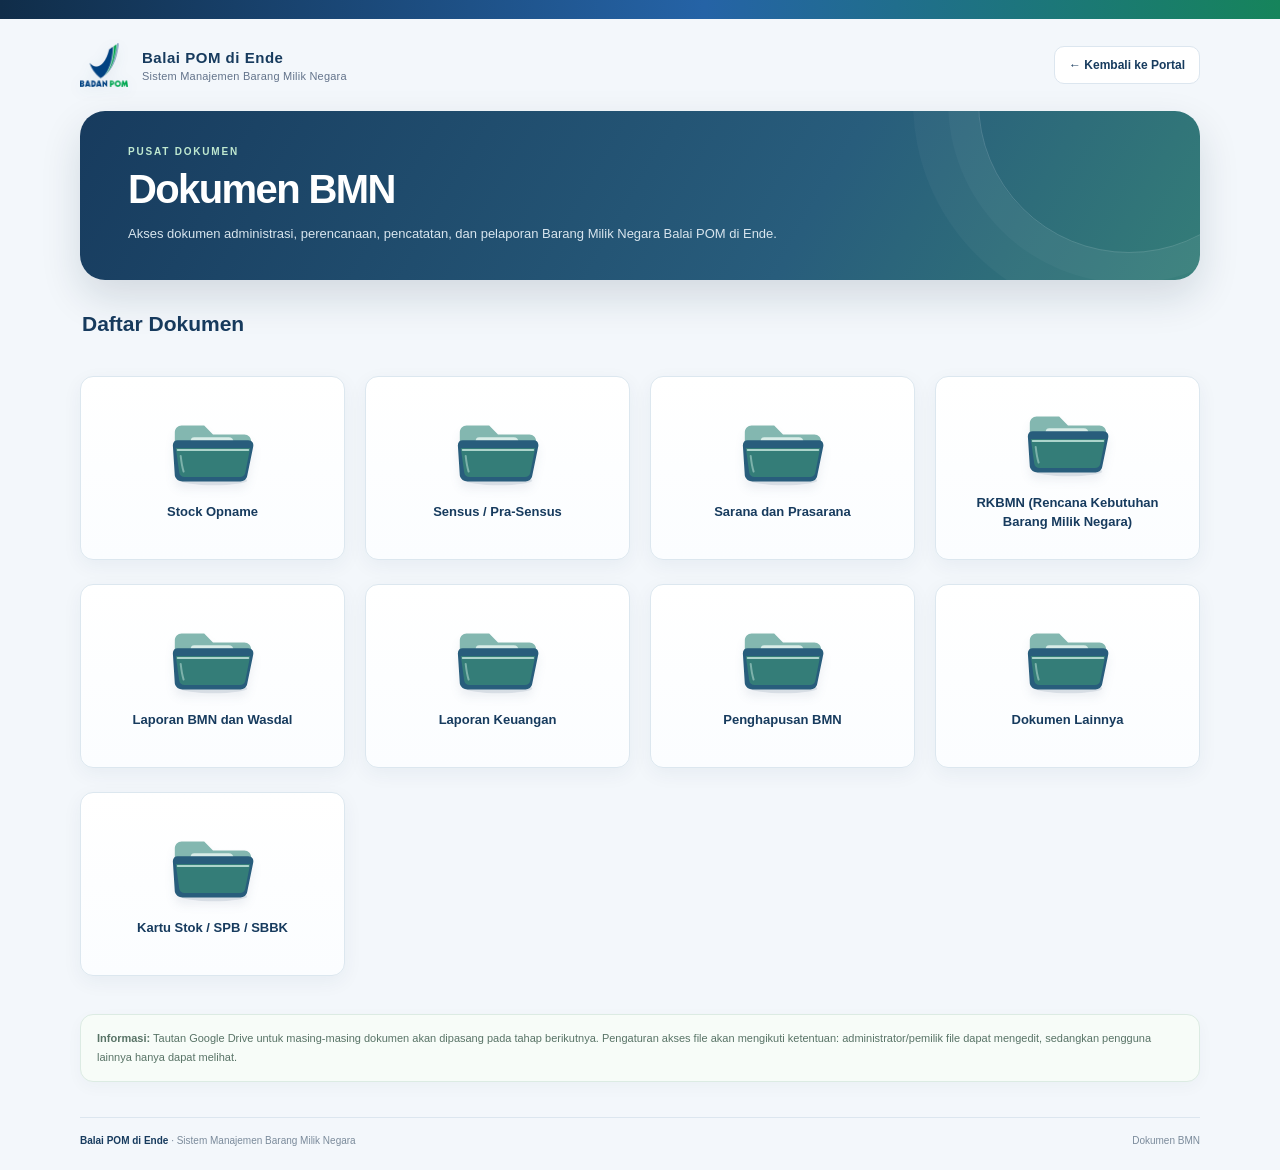
<file: dokumen.html>
<!DOCTYPE html>
<html lang="id">
<head>
<meta charset="UTF-8">
<meta name="viewport" content="width=device-width, initial-scale=1">
<meta name="theme-color" content="#173b5e">
<link rel="icon" type="image/png" href="logo-bmn.png.png">
<title>Dokumen BMN | Balai POM di Ende</title>
<style>
:root{--navy:#173b5e;--deep:#102d49;--blue:#2563a6;--green:#16845b;--ink:#1e293b;--muted:#64748b;--line:#dce6ef;--bg:#f3f7fb}
*{box-sizing:border-box}
body{margin:0;min-height:100vh;background:linear-gradient(180deg,#eaf1f7 0,#f5f8fb 280px);font-family:Inter,"Segoe UI",Arial,sans-serif;color:var(--ink)}
.top{height:7px;background:linear-gradient(90deg,#102d49,#2563a6 55%,#16845b)}
.wrap{width:min(1120px,calc(100% - 36px));margin:0 auto}
header{display:flex;align-items:center;gap:14px;padding:22px 0}
.logo{width:48px;height:48px;object-fit:contain;display:block;flex:0 0 auto;filter:drop-shadow(0 3px 7px #173b5e18)}
.brand strong{display:block;color:var(--navy);font-size:15px;letter-spacing:.035em;font-weight:850}
.brand span{display:block;color:var(--muted);font-size:11px;margin-top:4px;letter-spacing:.02em}
.back{margin-left:auto;text-decoration:none;border:1px solid var(--line);background:#fff;color:var(--navy);font-size:12px;font-weight:750;padding:10px 14px;border-radius:10px}
.hero{padding:35px clamp(22px,5vw,48px);border-radius:25px;color:#fff;background:linear-gradient(120deg,#173b5e,#285d7c 65%,#347d78);box-shadow:0 18px 45px #173b5e20;position:relative;overflow:hidden}
.hero:after{content:"";position:absolute;width:300px;height:300px;border:1px solid #ffffff28;border-radius:50%;right:-80px;top:-160px;box-shadow:0 0 0 30px #ffffff08,0 0 0 65px #ffffff08}
.kicker{font-size:10px;letter-spacing:.18em;text-transform:uppercase;color:#bfe8d0;font-weight:850}
h1{font-size:clamp(28px,4vw,40px);letter-spacing:-.04em;margin:10px 0}
.hero p{margin:0;max-width:650px;color:#d8e5ee;font-size:13px;line-height:1.8}
.section-head{display:flex;justify-content:space-between;align-items:end;gap:15px;margin:32px 2px 16px}
.section-head h2{margin:0;color:var(--navy);font-size:21px}
.section-head p{margin:0;color:var(--muted);font-size:11px}
.grid{display:grid;grid-template-columns:repeat(4,minmax(0,1fr));gap:24px 20px;padding:24px 0 38px}
.doc{width:100%;min-height:184px;text-align:center;padding:19px 15px 20px;border:1px solid #e4ebf1;border-radius:19px;background:linear-gradient(180deg,#fff 0%,#fbfdff 100%);box-shadow:0 7px 22px #173b5e0b;display:flex;flex-direction:column;align-items:center;justify-content:center;gap:11px;transition:transform .2s,border-color .2s,box-shadow .2s}
.doc{cursor:pointer;outline:none}
.doc{text-decoration:none;}
.doc:hover{transform:translateY(-6px);border-color:#9fc7c4;box-shadow:0 16px 32px #173b5e20}
.doc:hover .folder-icon{animation:folderFloat .65s ease-in-out infinite alternate}
.doc:active{transform:translateY(-1px) scale(.97);box-shadow:0 5px 12px #173b5e16}
.doc:active .folder-icon{animation:folderTap .32s ease}
.doc:focus-visible{outline:3px solid #347d78;outline-offset:4px}
@keyframes folderFloat{from{transform:translateY(0) rotate(-1deg)}to{transform:translateY(-5px) rotate(1.5deg)}}
@keyframes folderTap{0%{transform:scale(1)}45%{transform:scale(.88) rotate(-5deg)}100%{transform:scale(1.04) rotate(2deg)}}
@media(prefers-reduced-motion:reduce){.doc,.folder-icon{animation:none!important;transition:none!important}}
.folder-icon{width:94px;height:78px;display:grid;place-items:center;margin-bottom:1px}
.folder-icon svg{width:94px;height:78px;display:block;filter:drop-shadow(0 7px 5px #173b5e13)}
.doc strong{font-size:13px;line-height:1.45;color:var(--navy);max-width:205px;font-weight:750}
.note{margin:0 0 35px;padding:14px 16px;border:1px solid #dcebe3;background:#f7fcf8;border-radius:13px;color:#587366;font-size:11px;line-height:1.7}
footer{border-top:1px solid var(--line);padding:17px 0 24px;color:#7b8b9b;font-size:10px;display:flex;justify-content:space-between;gap:12px;flex-wrap:wrap}
footer strong{color:var(--navy)}
@media(max-width:900px){.grid{grid-template-columns:repeat(2,minmax(0,1fr))}}
@media(max-width:520px){.wrap{width:calc(100% - 28px)}header{padding:15px 0}.logo{width:43px;height:43px}.brand strong{font-size:11px}.brand span{font-size:10px}.back{padding:9px 10px;font-size:10px}.hero{border-radius:19px;padding:28px 21px}.section-head{align-items:flex-start;flex-direction:column}.grid{gap:10px}.doc{min-height:150px;padding:14px}.doc strong{font-size:12px}}
</style>
  <link rel="stylesheet" href="./mobile-polish.css">
<style>
/* Identitas visual BMN konsisten dengan rancangan Canva */
:root{--bmn-navy:#073b63;--bmn-blue:#0878c9;--bmn-green:#159b68;--bmn-line:#dce7ef;--bmn-bg:#f3f7fb;--bmn-text:#17354b}
body{font-family:Inter,"Segoe UI",Arial,sans-serif!important;background:var(--bmn-bg)!important;color:var(--bmn-text)!important}
header,.site-header,.topbar{border-color:var(--bmn-line)!important}
button,.btn,a.button{border-radius:9px!important;font-weight:750}
input,select,textarea{border-radius:8px!important;border-color:#d2dee8!important}
input:focus,select:focus,textarea:focus{outline:0!important;border-color:var(--bmn-blue)!important;box-shadow:0 0 0 3px rgba(8,120,201,.12)!important}
.card,.doc,.panel,.info-card{border-radius:13px!important;border-color:var(--bmn-line)!important;box-shadow:0 6px 20px rgba(18,58,86,.055)!important}
a{transition:color .18s ease,background .18s ease}
@media(max-width:700px){main,.container,.wrap{max-width:100%!important}}
</style>
</head>
<body>
<div class="top"></div>
<div class="wrap">
<header>
  <img class="logo" src="[data-uri]" alt="Logo Badan POM">
  <div class="brand"><strong>Balai POM di Ende</strong><span>Sistem Manajemen Barang Milik Negara</span></div>
  <a class="back" href="index.html">← Kembali ke Portal</a>
</header>
<section class="hero">
  <div class="kicker">Pusat Dokumen</div>
  <h1>Dokumen BMN</h1>
  <p>Akses dokumen administrasi, perencanaan, pencatatan, dan pelaporan Barang Milik Negara Balai POM di Ende.</p>
</section>
<div class="section-head">
  <h2>Daftar Dokumen</h2>
  
</div>
<main class="grid" aria-label="Daftar dokumen BMN">
  <a class="doc"href="https://drive.google.com/drive/folders/1xDgNW30gmPF_INp-0i57Bp9kVBRUi0t3?usp=drive_link"target="_blank"rel="noopener noreferrer"title="Buka dokumen Stock Opname"><span class="folder-icon" aria-hidden="true"><svg viewBox="0 0 96 78" role="img" aria-hidden="true"><ellipse cx="49" cy="68" rx="34" ry="5" fill="#183B5E" opacity=".10"/><path d="M9 19c0-4 3-7 7-7h23l9 9h32c4 0 7 3 7 7v8H9V19Z" fill="#83B7B0"/><path d="M29 24h35c3 0 5 2 5 5v8H25v-8c0-3 1-5 4-5Z" fill="#D8ECE7"/><path d="M34 30h29M34 35h23" stroke="#D5DDE5" stroke-width="2.2" stroke-linecap="round"/><path d="M7 32c0-3 2-5 5-5h72c4 0 6 3 5 7l-6 29c-.7 4-3.5 6-7 6H17c-4 0-7-2-8-6L7 32Z" fill="#285D7C"/><path d="M10 35h76l-5 25c-.5 3-2.5 4.5-5.5 4.5H19c-3 0-5-1.5-5.5-4.5L10 35Z" fill="#347D78"/><path d="M12 37h72" stroke="#B9DED5" stroke-width="2" stroke-linecap="round" opacity=".9"/><path d="M15 43c1 9 2 13 3 16" stroke="#B9DED5" stroke-width="2" stroke-linecap="round" opacity=".55"/></svg></span><strong>Stock Opname</strong></a>
  <a class="doc"href="https://drive.google.com/drive/folders/1Z1zxgkIINRwB_Dr1vVnjUa59iiblxbOG?usp=drive_link"target="_blank"rel="noopener noreferrer"title="Buka dokumen Sensus / Pra-Sensus"><span class="folder-icon" aria-hidden="true"><svg viewBox="0 0 96 78" role="img" aria-hidden="true"><ellipse cx="49" cy="68" rx="34" ry="5" fill="#183B5E" opacity=".10"/><path d="M9 19c0-4 3-7 7-7h23l9 9h32c4 0 7 3 7 7v8H9V19Z" fill="#83B7B0"/><path d="M29 24h35c3 0 5 2 5 5v8H25v-8c0-3 1-5 4-5Z" fill="#D8ECE7"/><path d="M34 30h29M34 35h23" stroke="#D5DDE5" stroke-width="2.2" stroke-linecap="round"/><path d="M7 32c0-3 2-5 5-5h72c4 0 6 3 5 7l-6 29c-.7 4-3.5 6-7 6H17c-4 0-7-2-8-6L7 32Z" fill="#285D7C"/><path d="M10 35h76l-5 25c-.5 3-2.5 4.5-5.5 4.5H19c-3 0-5-1.5-5.5-4.5L10 35Z" fill="#347D78"/><path d="M12 37h72" stroke="#B9DED5" stroke-width="2" stroke-linecap="round" opacity=".9"/><path d="M15 43c1 9 2 13 3 16" stroke="#B9DED5" stroke-width="2" stroke-linecap="round" opacity=".55"/></svg></span><strong>Sensus / Pra-Sensus</strong></a>
  <a class="doc"href="https://drive.google.com/drive/folders/10RNxUnkL6ji9JAZM6HaArKB9jmGpFhE0?usp=drive_link"target="_blank"rel="noopener noreferrer"title="Buka dokumen Sarana dan Prasarana"><span class="folder-icon" aria-hidden="true"><svg viewBox="0 0 96 78" role="img" aria-hidden="true"><ellipse cx="49" cy="68" rx="34" ry="5" fill="#183B5E" opacity=".10"/><path d="M9 19c0-4 3-7 7-7h23l9 9h32c4 0 7 3 7 7v8H9V19Z" fill="#83B7B0"/><path d="M29 24h35c3 0 5 2 5 5v8H25v-8c0-3 1-5 4-5Z" fill="#D8ECE7"/><path d="M34 30h29M34 35h23" stroke="#D5DDE5" stroke-width="2.2" stroke-linecap="round"/><path d="M7 32c0-3 2-5 5-5h72c4 0 6 3 5 7l-6 29c-.7 4-3.5 6-7 6H17c-4 0-7-2-8-6L7 32Z" fill="#285D7C"/><path d="M10 35h76l-5 25c-.5 3-2.5 4.5-5.5 4.5H19c-3 0-5-1.5-5.5-4.5L10 35Z" fill="#347D78"/><path d="M12 37h72" stroke="#B9DED5" stroke-width="2" stroke-linecap="round" opacity=".9"/><path d="M15 43c1 9 2 13 3 16" stroke="#B9DED5" stroke-width="2" stroke-linecap="round" opacity=".55"/></svg></span><strong>Sarana dan Prasarana</strong></a>
  <a class="doc"href="https://drive.google.com/drive/folders/1TGGmzwz5KRl86i4Tj5rzZC1OcP6XrqWs?usp=drive_link"target="_blank"rel="noopener noreferrer"title="Buka dokumen RKBMN (Rencana Kebutuhan Barang Milik Negara)"><span class="folder-icon" aria-hidden="true"><svg viewBox="0 0 96 78" role="img" aria-hidden="true"><ellipse cx="49" cy="68" rx="34" ry="5" fill="#183B5E" opacity=".10"/><path d="M9 19c0-4 3-7 7-7h23l9 9h32c4 0 7 3 7 7v8H9V19Z" fill="#83B7B0"/><path d="M29 24h35c3 0 5 2 5 5v8H25v-8c0-3 1-5 4-5Z" fill="#D8ECE7"/><path d="M34 30h29M34 35h23" stroke="#D5DDE5" stroke-width="2.2" stroke-linecap="round"/><path d="M7 32c0-3 2-5 5-5h72c4 0 6 3 5 7l-6 29c-.7 4-3.5 6-7 6H17c-4 0-7-2-8-6L7 32Z" fill="#285D7C"/><path d="M10 35h76l-5 25c-.5 3-2.5 4.5-5.5 4.5H19c-3 0-5-1.5-5.5-4.5L10 35Z" fill="#347D78"/><path d="M12 37h72" stroke="#B9DED5" stroke-width="2" stroke-linecap="round" opacity=".9"/><path d="M15 43c1 9 2 13 3 16" stroke="#B9DED5" stroke-width="2" stroke-linecap="round" opacity=".55"/></svg></span><strong>RKBMN (Rencana Kebutuhan Barang Milik Negara)</strong></a>
  <a class="doc"href="https://drive.google.com/drive/folders/1nK7_etqwhOZoDagjMD7WB4ZB5ZOkPVvZ?usp=drive_link"target="_blank"rel="noopener noreferrer"title="Buka dokumen Laporan BMN dan Wasdal"><span class="folder-icon" aria-hidden="true"><svg viewBox="0 0 96 78" role="img" aria-hidden="true"><ellipse cx="49" cy="68" rx="34" ry="5" fill="#183B5E" opacity=".10"/><path d="M9 19c0-4 3-7 7-7h23l9 9h32c4 0 7 3 7 7v8H9V19Z" fill="#83B7B0"/><path d="M29 24h35c3 0 5 2 5 5v8H25v-8c0-3 1-5 4-5Z" fill="#D8ECE7"/><path d="M34 30h29M34 35h23" stroke="#D5DDE5" stroke-width="2.2" stroke-linecap="round"/><path d="M7 32c0-3 2-5 5-5h72c4 0 6 3 5 7l-6 29c-.7 4-3.5 6-7 6H17c-4 0-7-2-8-6L7 32Z" fill="#285D7C"/><path d="M10 35h76l-5 25c-.5 3-2.5 4.5-5.5 4.5H19c-3 0-5-1.5-5.5-4.5L10 35Z" fill="#347D78"/><path d="M12 37h72" stroke="#B9DED5" stroke-width="2" stroke-linecap="round" opacity=".9"/><path d="M15 43c1 9 2 13 3 16" stroke="#B9DED5" stroke-width="2" stroke-linecap="round" opacity=".55"/></svg></span><strong>Laporan BMN dan Wasdal</strong></a>
  <a class="doc"href="https://drive.google.com/drive/folders/1Qkpq8sisNuBfkqH39i9hBBXJNH8gTimR?usp=drive_link"target="_blank"rel="noopener noreferrer"title="Buka dokumen Laporan Keuangan"><span class="folder-icon" aria-hidden="true"><svg viewBox="0 0 96 78" role="img" aria-hidden="true"><ellipse cx="49" cy="68" rx="34" ry="5" fill="#183B5E" opacity=".10"/><path d="M9 19c0-4 3-7 7-7h23l9 9h32c4 0 7 3 7 7v8H9V19Z" fill="#83B7B0"/><path d="M29 24h35c3 0 5 2 5 5v8H25v-8c0-3 1-5 4-5Z" fill="#D8ECE7"/><path d="M34 30h29M34 35h23" stroke="#D5DDE5" stroke-width="2.2" stroke-linecap="round"/><path d="M7 32c0-3 2-5 5-5h72c4 0 6 3 5 7l-6 29c-.7 4-3.5 6-7 6H17c-4 0-7-2-8-6L7 32Z" fill="#285D7C"/><path d="M10 35h76l-5 25c-.5 3-2.5 4.5-5.5 4.5H19c-3 0-5-1.5-5.5-4.5L10 35Z" fill="#347D78"/><path d="M12 37h72" stroke="#B9DED5" stroke-width="2" stroke-linecap="round" opacity=".9"/><path d="M15 43c1 9 2 13 3 16" stroke="#B9DED5" stroke-width="2" stroke-linecap="round" opacity=".55"/></svg></span><strong>Laporan Keuangan</strong></a>
  <a class="doc"href="https://drive.google.com/drive/folders/1nspcdIdRHVna7CDqywr-2SkP12Z-1ZBN?usp=drive_link"target="_blank"rel="noopener noreferrer"title="Buka dokumen Penghapusan BMN"><span class="folder-icon" aria-hidden="true"><svg viewBox="0 0 96 78" role="img" aria-hidden="true"><ellipse cx="49" cy="68" rx="34" ry="5" fill="#183B5E" opacity=".10"/><path d="M9 19c0-4 3-7 7-7h23l9 9h32c4 0 7 3 7 7v8H9V19Z" fill="#83B7B0"/><path d="M29 24h35c3 0 5 2 5 5v8H25v-8c0-3 1-5 4-5Z" fill="#D8ECE7"/><path d="M34 30h29M34 35h23" stroke="#D5DDE5" stroke-width="2.2" stroke-linecap="round"/><path d="M7 32c0-3 2-5 5-5h72c4 0 6 3 5 7l-6 29c-.7 4-3.5 6-7 6H17c-4 0-7-2-8-6L7 32Z" fill="#285D7C"/><path d="M10 35h76l-5 25c-.5 3-2.5 4.5-5.5 4.5H19c-3 0-5-1.5-5.5-4.5L10 35Z" fill="#347D78"/><path d="M12 37h72" stroke="#B9DED5" stroke-width="2" stroke-linecap="round" opacity=".9"/><path d="M15 43c1 9 2 13 3 16" stroke="#B9DED5" stroke-width="2" stroke-linecap="round" opacity=".55"/></svg></span><strong>Penghapusan BMN</strong></a>
  <a class="doc"href="https://drive.google.com/drive/folders/1W--pcJHAEFobGCcZ1IMp5ttFrABdfst1?usp=drive_link"target="_blank"rel="noopener noreferrer"title="Buka dokumen Dokumen Lainnya"><span class="folder-icon" aria-hidden="true"><svg viewBox="0 0 96 78" role="img" aria-hidden="true"><ellipse cx="49" cy="68" rx="34" ry="5" fill="#183B5E" opacity=".10"/><path d="M9 19c0-4 3-7 7-7h23l9 9h32c4 0 7 3 7 7v8H9V19Z" fill="#83B7B0"/><path d="M29 24h35c3 0 5 2 5 5v8H25v-8c0-3 1-5 4-5Z" fill="#D8ECE7"/><path d="M34 30h29M34 35h23" stroke="#D5DDE5" stroke-width="2.2" stroke-linecap="round"/><path d="M7 32c0-3 2-5 5-5h72c4 0 6 3 5 7l-6 29c-.7 4-3.5 6-7 6H17c-4 0-7-2-8-6L7 32Z" fill="#285D7C"/><path d="M10 35h76l-5 25c-.5 3-2.5 4.5-5.5 4.5H19c-3 0-5-1.5-5.5-4.5L10 35Z" fill="#347D78"/><path d="M12 37h72" stroke="#B9DED5" stroke-width="2" stroke-linecap="round" opacity=".9"/><path d="M15 43c1 9 2 13 3 16" stroke="#B9DED5" stroke-width="2" stroke-linecap="round" opacity=".55"/></svg></span><strong>Dokumen Lainnya</strong></a>
  <a class="doc"href="https://docs.google.com/spreadsheets/d/1XIuEBo_lfU2k3T9em_-60qOdI8MLxNxhxBsqqAqUDkM/edit?usp=drive_link"target="_blank"rel="noopener noreferrer"title="Buka dokumen Kartu Stok / SPB / SBBK"><span class="folder-icon" aria-hidden="true"><svg viewBox="0 0 96 78" role="img" aria-hidden="true">
      <ellipse cx="49" cy="68" rx="34" ry="5" fill="#183B5E" opacity=".10"/>
      <path d="M9 19c0-4 3-7 7-7h23l9 9h32c4 0 7 3 7 7v8H9V19Z" fill="#83B7B0"/>
      <path d="M29 24h35c3 0 5 2 5 5v8H25v-8c0-3 1-5 4-5Z" fill="#D8ECE7"/>
      <path d="M34 30h29M34 35h23" stroke="#D5DDE5" stroke-width="2.2" stroke-linecap="round"/>
      <path d="M7 32c0-3 2-5 5-5h72c4 0 6 3 5 7l-6 29c-.7 4-3.5 6-7 6H17c-4 0-7-2-8-6L7 32Z" fill="#285D7C"/>
      <path d="M10 35h76l-5 25c-.5 3-2.5 4.5-5.5 4.5H19c-3 0-5-1.5-5.5-4.5L10 35Z" fill="#347D78"/>
      <path d="M12 37h72" stroke="#B9DED5" stroke-width="2" stroke-linecap="round" opacity=".9"/>
    </svg></span>
    <strong>Kartu Stok / SPB / SBBK</strong>
  </a>
</main>
<div class="note"><strong>Informasi:</strong> Tautan Google Drive untuk masing-masing dokumen akan dipasang pada tahap berikutnya. Pengaturan akses file akan mengikuti ketentuan: administrator/pemilik file dapat mengedit, sedangkan pengguna lainnya hanya dapat melihat.</div>
<footer><span><strong>Balai POM di Ende</strong> · Sistem Manajemen Barang Milik Negara</span><span>Dokumen BMN</span></footer>
</div>
</body>
</html>
</file>
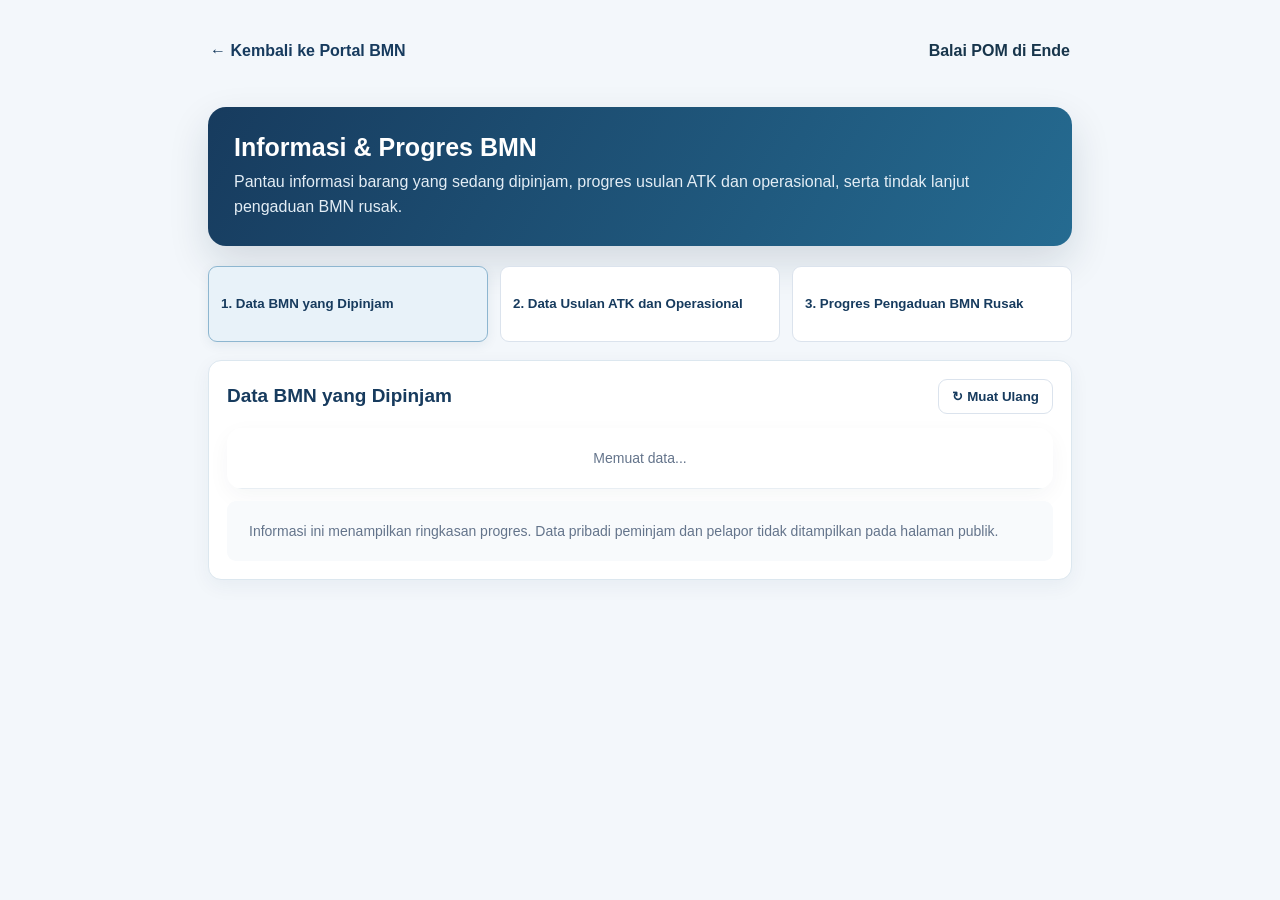
<file: informasi.html>
<!doctype html>
<html lang="id">
<head>
<meta charset="utf-8"><meta name="viewport" content="width=device-width,initial-scale=1">
<title>Informasi & Progres BMN | Balai POM di Ende</title>
<link rel="stylesheet" href="./mobile-polish.css">
<style>
:root{--navy:#173b5e;--blue:#2563eb;--bg:#f3f6fa;--text:#1e293b;--muted:#64748b;--border:#dbe3ed}
*{box-sizing:border-box;font-family:Arial,Helvetica,sans-serif}body{margin:0;background:var(--bg);color:var(--text)}
.wrap{max-width:1180px;margin:0 auto;padding:28px 18px 44px}.top{display:flex;align-items:center;justify-content:space-between;gap:16px;margin-bottom:22px}.top a{color:var(--navy);text-decoration:none;font-weight:700}
.hero{background:linear-gradient(120deg,#173b5e,#256b91);color:#fff;border-radius:18px;padding:26px;margin-bottom:20px}.hero h1{margin:0 0 8px;font-size:25px}.hero p{margin:0;color:#e3edf5;line-height:1.55}
.tabs{display:grid;grid-template-columns:repeat(3,minmax(0,1fr));gap:12px;margin:18px 0}
.tab{border:1px solid var(--border);border-radius:12px;background:#fff;padding:15px 12px;text-align:left;color:var(--navy);font-weight:700;cursor:pointer;min-height:76px}
.tab.active{background:#e8f2f9;border-color:#8db6d0;box-shadow:0 3px 12px #173b5e14}
.panel{background:#fff;border:1px solid var(--border);border-radius:14px;padding:18px;box-shadow:0 5px 18px #173b5e08}
.panel-head{display:flex;align-items:center;justify-content:space-between;gap:12px;flex-wrap:wrap;margin-bottom:14px}.panel h2{font-size:19px;margin:0;color:var(--navy)}
.refresh{border:1px solid var(--border);background:#fff;border-radius:9px;padding:9px 13px;cursor:pointer;color:var(--navy);font-weight:700}
.table-wrap{overflow:auto}table{width:100%;border-collapse:collapse;min-width:720px}th,td{padding:11px 12px;text-align:left;border-bottom:1px solid #e8eef3;font-size:13px;vertical-align:top}th{background:#f5f8fb;color:#526579;white-space:nowrap}
.status{display:inline-block;border-radius:999px;padding:5px 9px;font-size:12px;font-weight:700;white-space:nowrap}.yellow{background:#fff4cc;color:#946200}.green{background:#dcfce7;color:#166534}.red{background:#fee2e2;color:#b91c1c}.blue{background:#dbeafe;color:#1d4ed8}.gray{background:#e2e8f0;color:#475569}
.empty,.notice{padding:22px;text-align:center;color:var(--muted);font-size:14px}.notice{text-align:left;background:#f8fafc;border-radius:9px;margin-top:12px}
@media(max-width:760px){.tabs{grid-template-columns:1fr}.wrap{padding:16px 12px 30px}.hero{padding:20px}.hero h1{font-size:21px}.panel{padding:13px}}
</style>
<style>
/* Identitas visual BMN konsisten dengan rancangan Canva */
:root{--bmn-navy:#073b63;--bmn-blue:#0878c9;--bmn-green:#159b68;--bmn-line:#dce7ef;--bmn-bg:#f3f7fb;--bmn-text:#17354b}
body{font-family:Inter,"Segoe UI",Arial,sans-serif!important;background:var(--bmn-bg)!important;color:var(--bmn-text)!important}
header,.site-header,.topbar{border-color:var(--bmn-line)!important}
button,.btn,a.button{border-radius:9px!important;font-weight:750}
input,select,textarea{border-radius:8px!important;border-color:#d2dee8!important}
input:focus,select:focus,textarea:focus{outline:0!important;border-color:var(--bmn-blue)!important;box-shadow:0 0 0 3px rgba(8,120,201,.12)!important}
.card,.doc,.panel,.info-card{border-radius:13px!important;border-color:var(--bmn-line)!important;box-shadow:0 6px 20px rgba(18,58,86,.055)!important}
a{transition:color .18s ease,background .18s ease}
@media(max-width:700px){main,.container,.wrap{max-width:100%!important}}
</style>
</head>
<body>
<div class="wrap">
 <div class="top"><a href="./index.html">← Kembali ke Portal BMN</a><strong>Balai POM di Ende</strong></div>
 <header class="hero"><h1>Informasi & Progres BMN</h1><p>Pantau informasi barang yang sedang dipinjam, progres usulan ATK dan operasional, serta tindak lanjut pengaduan BMN rusak.</p></header>
 <div class="tabs" role="tablist">
  <button class="tab active" data-view="dipinjam" type="button">1. Data BMN yang Dipinjam</button>
  <button class="tab" data-view="usulan" type="button">2. Data Usulan ATK dan Operasional</button>
  <button class="tab" data-view="rusak" type="button">3. Progres Pengaduan BMN Rusak</button>
 </div>
 <section class="panel">
  <div class="panel-head"><h2 id="panelTitle">Data BMN yang Dipinjam</h2><button class="refresh" id="refreshBtn" type="button">↻ Muat Ulang</button></div>
  <div class="table-wrap"><table><thead id="head"></thead><tbody id="body"><tr><td class="empty">Memuat data...</td></tr></tbody></table></div>
  <div class="notice">Informasi ini menampilkan ringkasan progres. Data pribadi peminjam dan pelapor tidak ditampilkan pada halaman publik.</div>
 </section>
</div>
<script>
/* Jembatan API BMN untuk frontend GitHub Pages. */
(function () {
  "use strict";
  const API_URL = "https://script.google.com/macros/s/AKfycbxByexTJ4g5MB5chpm9CAnR4YJeq72tDIpvdIX6oGBteKEWTkvdL525Te9yYtz_FTzV/exec";
  const pending = Object.create(null);
  let sequence = 0;

  function bersihkan(id) {
    const item = pending[id];
    if (!item) return;
    clearTimeout(item.timer);
    if (item.frame && item.frame.parentNode) item.frame.parentNode.removeChild(item.frame);
    delete pending[id];
  }

  window.addEventListener("message", function (event) {
    const message = event.data;
    if (!message || message.__bmnApiResponse !== true || typeof message.id !== "string") return;
    const item = pending[message.id];
    if (!item) return;
    // Apps Script dapat membungkus HtmlOutput dalam iframe googleusercontent.
    // Karena itu event.source tidak selalu sama dengan iframe luar yang kita buat.
    // ID acak per permintaan dipakai untuk mencocokkan respons.
    bersihkan(message.id);
    if (message.ok) {
      if (typeof item.success === "function") item.success(message.result);
    } else {
      const error = new Error(message.error || "Permintaan ke server BMN gagal.");
      if (typeof item.failure === "function") item.failure(error);
      else console.error(error);
    }
  });

  function send(method, args, success, failure) {
    const id = "bmn_" + Date.now() + "_" + (++sequence) + "_" + Math.random().toString(36).slice(2);
    const frame = document.createElement("iframe");
    frame.name = "bmn_api_frame_" + id;
    frame.setAttribute("aria-hidden", "true");
    frame.style.cssText = "position:absolute;width:0;height:0;border:0;left:-9999px;top:-9999px";
    pending[id] = {
      success: success,
      failure: failure,
      frame: frame,
      timer: setTimeout(function () {
        const item = pending[id];
        if (!item) return;
        bersihkan(id);
        const error = new Error("Server belum memberikan jawaban. Periksa koneksi dan pengaturan akses Web App Apps Script.");
        if (typeof item.failure === "function") item.failure(error);
      }, 45000)
    };
    document.body.appendChild(frame);

    const form = document.createElement("form");
    form.method = "POST";
    form.action = API_URL;
    form.target = frame.name;
    form.acceptCharset = "UTF-8";
    form.style.display = "none";
    const input = document.createElement("textarea");
    input.name = "bmnApi";
    input.value = JSON.stringify({ id: id, method: method, args: args });
    form.appendChild(input);
    document.body.appendChild(form);
    form.submit();
    window.setTimeout(function(){ if(form.parentNode)form.parentNode.removeChild(form); }, 1500);
  }

  function makeRunner(success, failure) {
    return new Proxy({}, {
      get: function (_target, property) {
        if (property === "withSuccessHandler") return function (callback) { return makeRunner(callback, failure); };
        if (property === "withFailureHandler") return function (callback) { return makeRunner(success, callback); };
        if (property === "withUserObject") return function () { return makeRunner(success, failure); };
        if (typeof property !== "string" || property === "then") return undefined;
        return function () { send(property, Array.prototype.slice.call(arguments), success, failure); };
      }
    });
  }

  window.google = window.google || {};
  window.google.script = window.google.script || {};
  window.google.script.run = makeRunner(null, null);
})();

</script>
<script>
(function(){
const $=id=>document.getElementById(id);
let active="dipinjam";
const views={
 dipinjam:{title:"Data BMN yang Dipinjam",method:"getDataBMNDipinjamPublik",cols:[["kode","Kode BMN"],["nup","NUP"],["barang","Nama Barang"],["merk","Merk"],["tipe","Tipe / Model"],["jenis","Jenis BMN"],["tanggalPinjam","Tanggal Pinjam"],["rencanaKembali","Rencana Kembali"]]},
 usulan:{title:"Data Usulan ATK dan Operasional",method:"getProgresUsulanATKPublik",cols:[["id","ID Usulan"],["tanggal","Tanggal Pengajuan"],["namaPengusul","Nama Pengusul"],["barang","Nama Barang"],["jumlah","Jumlah"],["status","Status Progres"],["keterangan","Keterangan Admin"]]},
 rusak:{title:"Progres Pengaduan BMN Rusak",method:"getProgresPengaduanRusakPublik",cols:[["id","ID Pengaduan"],["tanggal","Tanggal"],["barang","Nama Barang / Merk"],["tingkat","Tingkat Kerusakan"],["lokasi","Lokasi"],["status","Status Progres"],["keterangan","Keterangan Admin"]]}
};
function esc(v){return String(v==null||v===""?"-":v).replace(/&/g,"&amp;").replace(/</g,"&lt;").replace(/>/g,"&gt;").replace(/"/g,"&quot;").replace(/'/g,"&#039;");}
function badge(v){const s=String(v||"").toUpperCase();const cls=s==="PROSES TELAAH"?"yellow":s==="DISETUJUI"||s==="SEDANG DIPERBAIKI"?"green":s==="DITOLAK"||s==="USUL PENGHAPUSAN"?"red":s==="SELESAI DIPERBAIKI"?"blue":"gray";return '<span class="status '+cls+'">'+esc(v)+'</span>';}
function render(rows){
 const d=views[active];$("panelTitle").textContent=d.title;
 $("head").innerHTML="<tr>"+d.cols.map(c=>"<th>"+esc(c[1])+"</th>").join("")+"</tr>";
 if(!rows||!rows.length){$("body").innerHTML='<tr><td class="empty" colspan="'+d.cols.length+'">Belum ada data untuk ditampilkan.</td></tr>';return;}
 $("body").innerHTML=rows.map(r=>"<tr>"+d.cols.map(c=>"<td>"+(c[0]==="status"?badge(r[c[0]]):esc(r[c[0]]))+"</td>").join("")+"</tr>").join("");
}
function load(){
 const d=views[active];$("body").innerHTML='<tr><td class="empty" colspan="'+d.cols.length+'">Memuat data...</td></tr>';
 google.script.run.withSuccessHandler(render).withFailureHandler(e=>{$("body").innerHTML='<tr><td class="empty" colspan="'+d.cols.length+'">'+esc(e.message||"Gagal memuat data.")+'</td></tr>';})[d.method]();
}
document.querySelectorAll(".tab").forEach(b=>b.addEventListener("click",()=>{active=b.dataset.view;document.querySelectorAll(".tab").forEach(x=>x.classList.toggle("active",x===b));load();}));
$("refreshBtn").addEventListener("click",load);
load();
})();
</script>
</body></html>
</file>
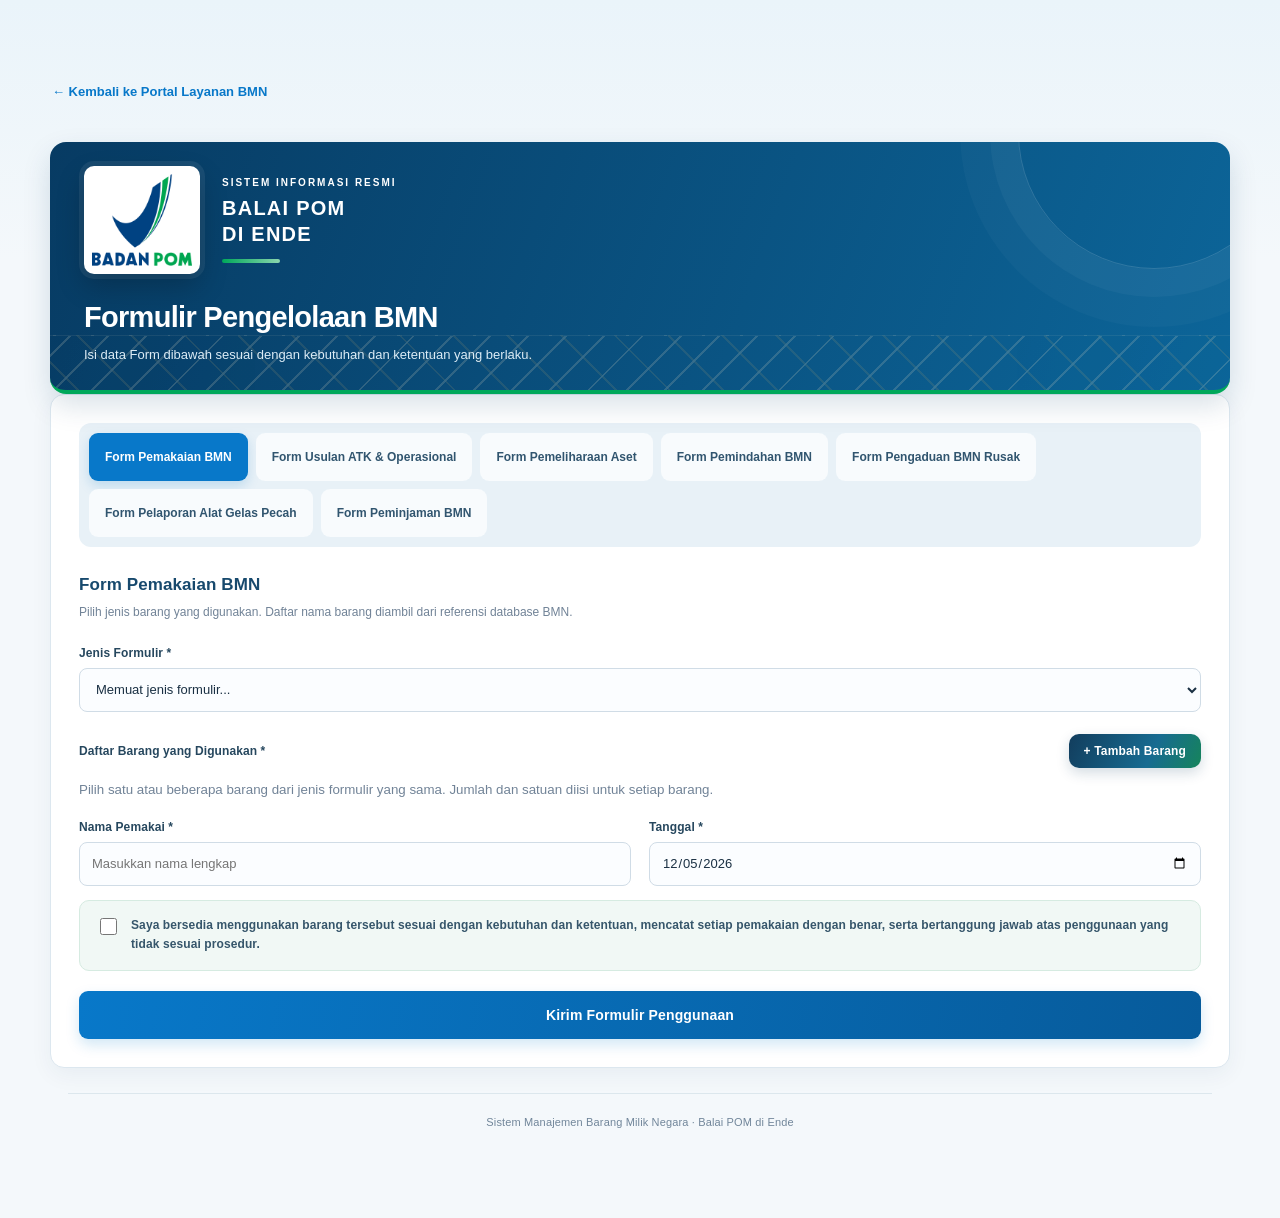
<file: pengelolaan.html>
<!DOCTYPE html>
<html lang="id">
<head>
<meta charset="UTF-8"><meta name="viewport" content="width=device-width, initial-scale=1">
<base target="_top"><title>Formulir Pengelolaan BMN | Balai POM di Ende</title>
<link rel="icon" type="image/png" href="logo-bmn.png.png">
<style>
    /* Tombol interaktif pada daftar barang */
    .btn-tambah-barang,.btn-hapus-barang{display:inline-flex;align-items:center;justify-content:center;gap:8px;border:0;border-radius:10px;padding:10px 15px;font:700 12px Inter,"Segoe UI",Arial,sans-serif;letter-spacing:.15px;cursor:pointer;user-select:none;transition:transform .2s ease,box-shadow .2s ease,filter .2s ease,background .2s ease;position:relative;overflow:hidden}
    .btn-tambah-barang{color:#fff;background:linear-gradient(115deg,#123d5d 0%,#176b91 62%,#16845b 100%);box-shadow:0 5px 13px rgba(18,61,93,.18)}
    .btn-tambah-barang:before{content:"";position:absolute;inset:0;background:linear-gradient(110deg,transparent 20%,rgba(255,255,255,.22) 48%,transparent 72%);transform:translateX(-120%);transition:transform .55s ease}
    .btn-tambah-barang:hover{transform:translateY(-2px);box-shadow:0 9px 19px rgba(18,61,93,.25);filter:saturate(1.12)}
    .btn-tambah-barang:hover:before{transform:translateX(120%)}
    .btn-tambah-barang:active,.btn-hapus-barang:active{transform:translateY(1px) scale(.97);box-shadow:0 2px 6px rgba(15,40,60,.16)}
    .btn-hapus-barang{color:#a43b42;background:linear-gradient(135deg,#fff3f2,#ffe5e2);border:1px solid #f2c7c4;padding:9px 12px;box-shadow:0 3px 8px rgba(164,59,66,.07)}
    .btn-hapus-barang:hover{color:#fff;background:linear-gradient(120deg,#c84b50,#a92f3c);border-color:#b83d47;transform:translateY(-2px);box-shadow:0 7px 15px rgba(169,47,60,.2)}
    .btn-tambah-barang:focus-visible,.btn-hapus-barang:focus-visible{outline:3px solid rgba(36,118,199,.28);outline-offset:3px}
    @media(max-width:480px){.btn-tambah-barang,.btn-hapus-barang{padding:10px 12px;font-size:11px}}

:root{--navy:#173b5e;--navy2:#102d49;--blue:#2563eb;--bg:#f3f6fa;--text:#1e293b;--muted:#64748b;--line:#dbe3ed;--green:#15803d}
*{box-sizing:border-box;font-family:Arial,Helvetica,sans-serif}body{margin:0;background:linear-gradient(180deg,#eaf1f8 0,#f5f7fb 320px);color:var(--text);padding:26px 15px}.wrap{max-width:920px;margin:auto}
.top{margin:0 0 16px}.top a{color:var(--navy);text-decoration:none;font-weight:700;font-size:13px}
.hero{position:relative;isolation:isolate;overflow:hidden;background:linear-gradient(125deg,#0b263d 0%,#123f60 54%,#176b8e 100%);color:#fff;padding:36px 42px 35px;border-radius:24px 24px 0 0;border-bottom:4px solid #00a85a;box-shadow:0 18px 42px rgba(12,43,66,.20)}
.hero:before{content:"";position:absolute;z-index:-1;left:0;right:0;bottom:0;height:54px;opacity:.22;background:repeating-linear-gradient(135deg,transparent 0 13px,rgba(244,231,200,.75) 13px 15px,transparent 15px 27px),repeating-linear-gradient(45deg,transparent 0 19px,rgba(214,179,106,.55) 19px 21px,transparent 21px 38px);border-top:1px solid rgba(244,231,200,.35)}
.agency-brand{display:flex;align-items:center;gap:22px;margin-bottom:26px}
.agency-logo-frame{width:116px;height:108px;padding:9px 12px;border-radius:18px;background:#fff;border:1px solid rgba(255,255,255,.72);box-shadow:0 12px 28px rgba(0,0,0,.22),0 0 0 5px rgba(255,255,255,.07);display:flex;align-items:center;justify-content:center}
.agency-logo-frame img{max-width:100%;max-height:100%;object-fit:contain}
.agency-copy{display:flex;flex-direction:column;gap:7px}
.agency-kicker{color:#b8d8e9;font-size:10px;letter-spacing:2px;font-weight:800;text-transform:uppercase}
.agency-name{font-size:20px;letter-spacing:1.25px;line-height:1.3;font-weight:900;text-transform:uppercase}
.agency-divider{width:58px;height:4px;background:linear-gradient(90deg,#00a85a,#8bd6ae);border-radius:4px;margin-top:5px}
.hero h1{font-size:29px;letter-spacing:-.55px;margin:0 0 9px;color:#fff}
.hero p{max-width:680px;color:#dceaf3;font-size:13px;line-height:1.8;margin:0}
@media(max-width:650px){.hero{padding:25px 21px 28px;border-radius:18px 18px 0 0}.agency-brand{gap:14px;margin-bottom:21px}.agency-logo-frame{width:78px;height:76px;padding:6px 8px;border-radius:13px}.agency-kicker{font-size:8px;letter-spacing:1.1px}.agency-name{font-size:13px;letter-spacing:.8px}.agency-divider{width:40px;height:3px}.hero h1{font-size:22px;line-height:1.25}.hero p{font-size:11px;line-height:1.65}.hero:before{height:36px}}
.hero{background:linear-gradient(130deg,var(--navy2),#28618d);color:#fff;padding:27px 30px;border-radius:18px 18px 0 0;box-shadow:0 12px 28px #102d4920}.eyebrow{font-size:11px;letter-spacing:1.4px;text-transform:uppercase;color:#c9deef;font-weight:bold}.hero h1{font-size:25px;margin:8px 0}.hero p{margin:0;color:#e4edf5;line-height:1.55;font-size:14px}
.card{background:#fff;padding:25px 30px 30px;border-radius:0 0 18px 18px;box-shadow:0 12px 28px #102d4912;border:1px solid #e5ebf2}
.tabs{display:grid;grid-template-columns:repeat(5,minmax(0,1fr));gap:9px;margin-bottom:24px}.tab{border:1px solid var(--line);background:#f8fafc;color:var(--navy);padding:12px 9px;border-radius:10px;font-size:12px;font-weight:700;cursor:pointer;line-height:1.35}.tab.active{background:var(--navy);border-color:var(--navy);color:#fff}.tab-link{display:flex;align-items:center;justify-content:center;text-decoration:none}.tab-link:hover{background:#e8f0f7}
h2{font-size:18px;color:var(--navy);margin:0 0 6px}.desc{font-size:13px;color:var(--muted);margin:0 0 20px;line-height:1.5}.grid{display:grid;grid-template-columns:1fr 1fr;gap:0 16px}.field{margin-bottom:16px}.full{grid-column:1/-1}label{display:block;font-size:13px;font-weight:700;margin-bottom:7px}input,select,textarea{width:100%;border:1px solid var(--line);border-radius:9px;padding:12px;background:#fff;color:var(--text);font-size:14px;outline:none}textarea{min-height:95px;resize:vertical}input:focus,select:focus,textarea:focus{border-color:var(--blue);box-shadow:0 0 0 3px #2563eb16}.hint{font-size:11px;color:var(--muted);margin-top:6px;line-height:1.4}
.statement{display:flex;align-items:flex-start;gap:10px;padding:14px;background:#f1f6fb;border:1px solid #dce8f3;border-radius:10px;margin:5px 0 18px;font-size:12px;line-height:1.55}.statement input{width:17px;height:17px;margin-top:1px;flex:none}
.submit{width:100%;border:0;border-radius:10px;padding:14px;background:var(--navy);color:#fff;font-weight:bold;font-size:14px;cursor:pointer}.submit:disabled{opacity:.6;cursor:wait}
.msg{display:none;padding:13px;border-radius:9px;margin-bottom:16px;font-size:13px;line-height:1.5}.msg.ok{display:block;background:#ecfdf3;color:#166534}.msg.err{display:block;background:#fef2f2;color:#991b1b}
.note{background:#fff8e8;color:#8a5a00;border:1px solid #f4dfad;padding:12px 14px;border-radius:9px;font-size:12px;line-height:1.5;margin:0 0 18px}.loan-frame{display:block;width:100%;height:1650px;border:0;border-radius:12px;background:#f3f6fa}.hidden{display:none!important}.footer{text-align:center;color:var(--muted);font-size:11px;margin:18px}
@media(max-width:650px){body{padding:14px 10px}.hero,.card{padding:22px 18px}.tabs{grid-template-columns:1fr 1fr}.loan-frame{height:1900px}.grid{grid-template-columns:1fr}.full{grid-column:auto}.hero h1{font-size:21px}}

    /* PENYELARASAN TAMPILAN FORM DENGAN FORMULIR PEMINJAMAN */
    :root{
      --navy:#0d2d46;--blue:#2476c7;--bg:#f3f7fa;
      --text:#1a3043;--muted:#718397;--line:#dce6ef;
      --green:#16845b;
    }
    *{font-family:Inter,"Segoe UI",Arial,sans-serif}
    body{
      padding:42px 18px;
      background:
        radial-gradient(ellipse at 8% 8%,rgba(28,105,151,.12),transparent 28%),
        radial-gradient(ellipse at 95% 90%,rgba(0,168,90,.09),transparent 26%),
        #f3f7fa;
      color:var(--text);
    }
    .wrap{max-width:900px}
    .top a{font-size:13px;font-weight:700;color:#17496d}
    .hero{
      position:relative;isolation:isolate;overflow:hidden;
      padding:36px 42px 35px;
      border-radius:24px 24px 0 0;
      background:linear-gradient(125deg,#0b263d 0%,#123f60 54%,#176b8e 100%);
      border-bottom:4px solid #00a85a;
      box-shadow:0 18px 42px rgba(12,43,66,.20);
    }
    .hero:after{
      content:"";position:absolute;z-index:-1;width:270px;height:270px;
      border:1px solid rgba(255,255,255,.15);border-radius:50%;
      right:-60px;top:-145px;
      box-shadow:0 0 0 28px rgba(255,255,255,.035),0 0 0 58px rgba(255,255,255,.022);
      pointer-events:none;
    }
    .hero:before{pointer-events:none}
    .hero h1{font-size:29px;letter-spacing:-.7px;line-height:1.2}
    .hero p{font-size:13px;line-height:1.8;color:#dceaf3}
    .card{
      padding:34px 42px 30px;
      background:rgba(255,255,255,.98);
      border:1px solid #e1eaf0;border-top:0;
      border-radius:0 0 24px 24px;
      box-shadow:0 22px 55px rgba(21,55,78,.10);
    }
    .tabs{gap:10px;margin-bottom:28px}
    .tab{
      min-height:48px;padding:12px 11px;
      border:1px solid #dce6ef;border-radius:11px;
      background:#f8fbfd;color:#17496d;
      font-size:12px;font-weight:750;line-height:1.4;
      transition:background .18s,border-color .18s,transform .18s,box-shadow .18s;
    }
    .tab:hover{background:#edf5fa;border-color:#b9d2e3;transform:translateY(-1px)}
    .tab.active{
      color:#fff;border-color:#17496d;
      background:linear-gradient(110deg,#123d5d,#176b91);
      box-shadow:0 7px 16px rgba(18,61,93,.15);
    }
    h2{font-size:17px;font-weight:800;letter-spacing:.1px;color:#17496d;margin-bottom:7px}
    .desc{font-size:12px;line-height:1.7;color:#718397;margin-bottom:23px}
    .grid{gap:17px 18px}
    .field{margin-bottom:5px}
    label{font-size:12px;color:#3a5267;font-weight:700;letter-spacing:.1px;margin-bottom:8px}
    input,select,textarea{
      padding:13px 14px;border:1px solid #dce6ef;border-radius:10px;
      background:#fbfdff;color:#1a3043;font-size:13px;
      transition:border-color .2s,box-shadow .2s,background .2s;
    }
    input:hover,select:hover,textarea:hover{border-color:#bfd2e1}
    input:focus,select:focus,textarea:focus{
      background:#fff;border-color:#4a9bd4;
      box-shadow:0 0 0 4px rgba(36,118,199,.10);
    }
    input[type="checkbox"]{accent-color:#16845b}
    input[type="file"]{padding:10px 12px;background:#f8fbfd}
    textarea{min-height:112px;line-height:1.6}
    .hint{font-size:11px;color:#8091a1;line-height:1.6}
    .statement{
      gap:11px;padding:15px 16px;
      background:linear-gradient(100deg,#edf6fb,#f0f8f3);
      border:1px solid #dcebe8;border-left:4px solid #00a85a;
      border-radius:11px;color:#36566b;font-size:12px;line-height:1.65;
      margin:9px 0 20px;
    }
    .statement input{width:17px;height:17px;padding:0;margin-top:2px;flex:none}
    .submit{
      min-height:48px;padding:15px 18px;border:0;border-radius:11px;
      background:linear-gradient(110deg,#123d5d 0%,#176b91 72%,#16845b 100%);
      box-shadow:0 9px 20px rgba(18,61,93,.20);
      color:#fff;font-size:14px;font-weight:750;letter-spacing:.15px;
      transition:transform .2s,box-shadow .2s,opacity .2s;
    }
    .submit:hover:not(:disabled){transform:translateY(-2px);box-shadow:0 13px 25px rgba(18,61,93,.25)}
    .submit:disabled{opacity:.65;cursor:wait}
    .msg{padding:14px 16px;border-radius:11px;font-size:13px;line-height:1.6;margin-bottom:18px}
    .msg.ok{border:1px solid #ccebdc;background:#f0fdf4;color:#166534}
    .msg.err{border:1px solid #f5d3d5;background:#fef2f2;color:#991b1b}
    .note{border-radius:11px;padding:14px 16px;font-size:12px;line-height:1.65}
    .loan-frame{border-radius:14px}
    .footer{padding-top:22px;margin-top:25px;border-top:1px solid #dce7ed;font-size:11px;letter-spacing:.15px}
    @media(max-width:650px){
      body{padding:16px 10px;background:#f3f7fa}
      .hero{padding:25px 21px 28px;border-radius:18px 18px 0 0}
      .hero h1{font-size:22px;line-height:1.25}
      .hero p{font-size:11px;line-height:1.65}
      .card{padding:23px 19px 23px;border-radius:0 0 18px 18px}
      .tabs{grid-template-columns:1fr 1fr;gap:8px;margin-bottom:23px}
      .tab{min-height:46px;padding:10px 8px;font-size:11px}
      .grid{grid-template-columns:1fr;gap:13px}
      .full{grid-column:auto}
      .field{margin-bottom:3px}
      .statement{padding:13px;font-size:11px}
      .submit{font-size:13px}
    }


.asset-combobox{position:relative;width:100%;min-width:0}
.asset-combobox-input{width:100%;padding:12px 14px;border:1px solid var(--border,#cbd9e5);border-radius:9px;background:#fff;color:inherit;font:inherit;font-size:14px;box-sizing:border-box}
.asset-combobox-input:focus{outline:none;border-color:#2476c7;box-shadow:0 0 0 3px rgba(36,118,199,.12)}
.asset-combobox-menu{display:none;position:absolute;left:0;right:0;top:calc(100% + 4px);max-height:230px;overflow-y:auto;background:#fff;border:1px solid #cbd9e5;border-radius:9px;box-shadow:0 10px 24px rgba(15,35,55,.16);z-index:1000}
.asset-combobox-option{display:block;width:100%;margin:0;padding:11px 13px;text-align:left;border:0;border-radius:0;background:#fff;color:#1e293b;font:inherit;font-size:13px;cursor:pointer}
.asset-combobox-option:hover,.asset-combobox-option:focus{background:#eef6fc;outline:none}
.asset-combobox-empty{padding:12px;color:#64748b;font-size:13px}
</style>
  <link rel="stylesheet" href="./mobile-polish.css">
<style>

/* ===== REDESAIN CANVA BMN: formulir pengelolaan ===== */
:root{--bmn-navy:#073b63;--bmn-blue:#0878c9;--bmn-green:#159b68;--bmn-line:#dce7ef;--bmn-bg:#f2f7fb;--bmn-text:#17354b}
body{background:linear-gradient(180deg,#eaf4fa 0,#f4f8fb 260px,#f4f8fb 100%)!important;color:var(--bmn-text)!important;font-family:Inter,"Segoe UI",Arial,sans-serif!important}
.wrap{max-width:1180px!important;width:calc(100% - 32px)!important;margin:20px auto 48px!important}
.top{padding:10px 2px 16px!important}.top a{color:#0878c9!important;font-weight:750!important;text-decoration:none!important}
.hero{border-radius:16px!important;padding:24px clamp(18px,3vw,34px)!important;background:linear-gradient(110deg,#073b63,#0c6599)!important;color:#fff!important;box-shadow:0 12px 28px rgba(7,59,99,.15)!important}
.agency-brand{align-items:center!important}.agency-logo-frame{background:#fff!important;border-radius:10px!important;padding:7px!important}.agency-copy,.agency-name,.agency-kicker{color:#fff!important}
.hero h1,.hero h2{color:#fff!important;font-weight:850!important}.hero p,.hero .desc{color:#dcecf6!important}
.card{border:1px solid var(--bmn-line)!important;border-radius:14px!important;background:#fff!important;box-shadow:0 7px 22px rgba(15,58,86,.055)!important;padding:clamp(18px,2.6vw,28px)!important}
.tabs{display:flex!important;gap:8px!important;flex-wrap:wrap!important;padding:10px!important;background:#e8f1f7!important;border-radius:12px!important}
.tab{border-radius:9px!important;border:1px solid transparent!important;color:#31556f!important;font-weight:750!important;padding:11px 15px!important}
.tab.active{background:#0878c9!important;color:#fff!important;box-shadow:0 5px 12px rgba(8,120,201,.18)!important}
.field label{color:#26475e!important;font-weight:750!important}.field input,.field select,.field textarea{min-height:44px!important;border:1px solid #d0dce6!important;border-radius:8px!important;background:#fbfdff!important;padding:10px 12px!important}
.field input[type=file]{padding:9px!important;background:#f3f8fc!important;border-style:dashed!important}
.field input:focus,.field select:focus,.field textarea:focus{outline:0!important;border-color:#0878c9!important;box-shadow:0 0 0 3px rgba(8,120,201,.12)!important}
.btn,.submit{border-radius:9px!important;font-weight:800!important}.submit{background:linear-gradient(100deg,#0878c9,#075b9b)!important;box-shadow:0 6px 14px rgba(8,120,201,.18)!important}
.secondary{border-radius:9px!important;background:#edf4f8!important;color:#17496b!important}
.statement{background:#f1f8f5!important;border:1px solid #d6ebe1!important;border-radius:10px!important}
.hint{color:#72869a!important;font-size:12px!important}.msg{border-radius:9px!important}
.footer{color:#71869a!important}
@media(max-width:700px){.wrap{width:calc(100% - 20px)!important;margin:10px auto 30px!important}.hero{padding:18px!important}.tabs{overflow-x:auto!important;flex-wrap:nowrap!important}.tab{white-space:nowrap!important}}

</style>
</head>
<body>
<div class="wrap">
  <div class="top"><a href="index.html">← Kembali ke Portal Layanan BMN</a></div>
  <header class="hero">
    <div class="agency-brand"><div class="agency-logo-frame"><img src="[data-uri]" alt="Logo Badan POM"></div><div class="agency-copy"><span class="agency-kicker">Sistem Informasi Resmi</span><span class="agency-name">Balai POM<br>di Ende</span><span class="agency-divider"></span></div></div>
    <h1 id="heroTitle">Formulir Pengelolaan BMN</h1><p id="heroDescription">Isi data Form dibawah sesuai dengan kebutuhan dan ketentuan yang berlaku.</p>
  </header>
  <main class="card">
    <div class="tabs">
      <button class="tab active" data-tab="usage" type="button">Form Pemakaian BMN</button>
      <button class="tab" data-tab="proposal" type="button">Form Usulan ATK & Operasional</button>
      <button class="tab" data-tab="maintenance" type="button">Form Pemeliharaan Aset</button>
      <button class="tab" data-tab="transfer" type="button">Form Pemindahan BMN</button>
      <button class="tab" data-tab="damage" type="button">Form Pengaduan BMN Rusak</button>
      <button class="tab" data-tab="glass" type="button">Form Pelaporan Alat Gelas Pecah</button>
      <button class="tab" data-tab="borrowing" type="button">Form Peminjaman BMN</button>
    </div>
    <div id="message" class="msg"></div>
    <section id="usage">
      <h2>Form Pemakaian BMN</h2><p class="desc">Pilih jenis barang yang digunakan. Daftar nama barang diambil dari referensi database BMN.</p>
      <form id="usageForm"><div class="grid">
        <div class="field full"><label for="jenisForm">Jenis Formulir *</label><select id="jenisForm" required><option value="">Memuat jenis formulir...</option></select></div>
        <div class="field hidden" id="atkWrap"><label for="jenisATK">Jenis ATK *</label><select id="jenisATK"><option value="">Pilih jenis ATK</option></select></div>
        <div class="field full"><div style="display:flex;justify-content:space-between;align-items:center;gap:12px;flex-wrap:wrap"><label style="margin:0">Daftar Barang yang Digunakan *</label><button type="button" class="btn-tambah-barang" id="tambahItemPenggunaan">+ Tambah Barang</button></div><div id="daftarItemPenggunaan" style="display:grid;gap:12px;margin-top:12px"></div><small style="color:var(--muted)">Pilih satu atau beberapa barang dari jenis formulir yang sama. Jumlah dan satuan diisi untuk setiap barang.</small></div>
        <div class="field"><label for="namaPemakai">Nama Pemakai *</label><input id="namaPemakai" required maxlength="150" placeholder="Masukkan nama lengkap"></div>
        <div class="field"><label for="tanggal">Tanggal *</label><input id="tanggal" type="date" required></div>
      </div><label class="statement"><input id="pernyataanPenggunaan" type="checkbox" required><span>Saya bersedia menggunakan barang tersebut sesuai dengan kebutuhan dan ketentuan, mencatat setiap pemakaian dengan benar, serta bertanggung jawab atas penggunaan yang tidak sesuai prosedur.</span></label>
      <button class="submit" type="submit">Kirim Formulir Penggunaan</button></form>
    </section>
    <section id="proposal" class="hidden">
      <h2>Form Usulan ATK dan Operasional</h2><p class="desc">Sampaikan kebutuhan barang beserta spesifikasi dan alasan pengadaan.</p>
      <form id="proposalForm"><div class="grid">
        <div class="field"><label for="namaPengusul">Nama Pengusul *</label><input id="namaPengusul" required maxlength="150"></div>
        <div class="field"><label for="barangUsulan">Nama Barang *</label><input id="barangUsulan" required maxlength="200"></div>
        <div class="field"><label for="jumlahUsulan">Jumlah *</label><input id="jumlahUsulan" type="number" min="0.01" step="any" required></div>
        <div class="field"><label for="harga">Perkiraan Harga Satuan (Rp) *</label><input id="harga" type="text" inputmode="numeric" autocomplete="off" placeholder="Contoh: 258.000" required></div>
        <div class="field full"><label for="spesifikasi">Spesifikasi *</label><textarea id="spesifikasi" required placeholder="Tuliskan ukuran, merek/tipe, bahan, atau spesifikasi lain yang diperlukan"></textarea></div>
        <div class="field full"><label for="alasan">Alasan Kebutuhan Pengadaan *</label><textarea id="alasan" required></textarea></div>
        <div class="field full"><label for="fotoProdukUsulan">Foto Produk / Referensi Harga dan Spesifikasi *</label><input id="fotoProdukUsulan" type="file" accept="image/jpeg,image/png,image/webp" required><div class="hint">Unggah gambar produk, misalnya foto dari Shopee atau gambar yang menampilkan harga dan spesifikasi barang. Format JPG, PNG, atau WEBP; maksimal 5 MB. Tidak perlu mengambil foto secara langsung.</div></div>
      </div><label class="statement"><input id="pernyataanUsulan" type="checkbox" required><span>Saya menyatakan bahwa usulan pengadaan ini disampaikan dengan sebenar-benarnya dan dapat dipertanggungjawabkan.</span></label>
      <button class="submit" type="submit">Kirim Usulan Pengadaan</button></form>
    </section>
    <section id="maintenance" class="hidden">
      <h2>Form Pemeliharaan Aset</h2><p class="desc">Pilih jenis pemeliharaan. Aset TIK dan Non-TIK diambil dari Master BMN, sedangkan APAR dan P3K tetap menggunakan Master Pemeliharaan.</p>
      <div class="maintenance-switch" style="display:flex;gap:8px;flex-wrap:wrap;margin:16px 0 20px"><button type="button" class="tab" data-maintenance-kind="TIK">Pemeliharaan TIK</button><button type="button" class="tab active" data-maintenance-kind="NON_TIK">Pemeliharaan Non-TIK</button><button type="button" class="tab" data-maintenance-kind="MONITORING_APAR_P3K">Monitoring APAR &amp; P3K</button></div>
      <div id="panelTIK" class="hidden"><p class="hint">Pilih status pemeliharaan untuk setiap aset TIK. Jika memilih Ya, isi keterangan tindakan pemeliharaan.</p><div class="field"><label for="tanggalTIK">Tanggal Pemeriksaan *</label><input id="tanggalTIK" type="date" required></div><div class="field" style="margin-top:12px"><label for="petugasTIK">Petugas *</label><select id="petugasTIK" required><option value="">Pilih petugas</option><option>Anwar</option><option>Syaiful Abdul Gani</option><option>Viktorimus Sesarius Porkas</option><option>Teknisi</option><option value="LAINNYA">Lainnya</option></select><input id="petugasTIKLainnya" class="hidden" type="text" maxlength="150" placeholder="Tuliskan nama petugas" style="margin-top:8px"></div><div id="daftarAsetTIK" style="margin-top:16px"></div><button type="button" class="secondary" id="tambahAsetTIK" style="margin-top:12px">+ Tambah Aset TIK</button><button type="button" class="submit" id="kirimTIK" style="margin-top:16px">Kirim Pemeliharaan TIK</button></div>
      <div id="panelNonTIK"><form id="maintenanceForm"><div class="grid">
        <div class="field full"><label for="asetPemeliharaan">Nama Barang / Aset *</label><select id="asetPemeliharaan" required><option value="">Memuat daftar aset...</option></select></div><div class="field"><label for="nupPemeliharaan">NUP</label><input id="nupPemeliharaan" type="text" readonly placeholder="Terisi otomatis dari Master BMN"></div><div class="field"><label for="lokasiPemeliharaan">Lokasi Alat</label><input id="lokasiPemeliharaan" type="text" readonly placeholder="Terisi otomatis dari Master BMN"></div>
        <div class="field"><label for="tanggalPemeliharaan">Tanggal Pemeliharaan *</label><input id="tanggalPemeliharaan" type="date" required></div>
        <div class="field"><label for="jenisPemeliharaan">Jenis Pemeliharaan *</label><select id="jenisPemeliharaan" required><option value="">Pilih jenis</option><option>RUTIN</option><option>PERBAIKAN RINGAN</option><option>DARURAT</option></select></div>
        <div class="field full"><label for="temuan">Temuan *</label><textarea id="temuan" required placeholder="Jelaskan kondisi atau masalah yang ditemukan"></textarea></div>
        <div class="field full"><label for="hasilPemeliharaan">Hasil Pemeliharaan *</label><textarea id="hasilPemeliharaan" required placeholder="Jelaskan tindakan dan hasil pemeliharaan"></textarea></div>
        <div class="field"><label for="petugas">Petugas *</label><select id="petugas" required><option value="">Pilih petugas</option><option>Anwar</option><option>Syaiful Abdul Gani</option><option>Viktorimus Sesarius Porkas</option><option>Teknisi</option><option value="LAINNYA">Lainnya</option></select><input id="petugasLainnya" class="hidden" type="text" maxlength="150" placeholder="Tuliskan nama petugas" style="margin-top:8px"></div>
        <div class="field"><label for="foto">Dokumentasi Foto *</label><input id="foto" type="file" accept="image/jpeg,image/png,image/webp" capture="environment" required><div class="hint">Format JPG, PNG, atau WEBP. Maksimal 5 MB.</div></div>
      </div><label class="statement"><input id="pernyataanPemeliharaan" type="checkbox" required><span>Saya bersedia menjaga dan memelihara aset yang menjadi tanggung jawab saya dengan melakukan pemeliharaan sesuai ketentuan serta melaporkan apabila terjadi kerusakan.</span></label>
      <button class="submit" type="submit">Kirim Laporan Pemeliharaan</button></form></div>
      <div id="panelMonitoring" class="hidden"><div class="grid"><div class="field"><label for="kategoriMonitoring">Jenis Monitoring *</label><select id="kategoriMonitoring"><option value="APAR">APAR</option><option value="P3K">P3K</option></select></div><div class="field"><label for="asetMonitoring">Nama Aset *</label><select id="asetMonitoring" required><option value="">Pilih APAR</option></select></div><div class="field"><label for="tanggalMonitoring">Tanggal Pemeriksaan *</label><input id="tanggalMonitoring" type="date" required></div><div class="field"><label for="petugasMonitoring">Petugas *</label><select id="petugasMonitoring" required><option value="">Pilih petugas</option><option>Anwar</option><option>Syaiful Abdul Gani</option><option>Viktorimus Sesarius Porkas</option><option>Teknisi</option><option value="LAINNYA">Lainnya</option></select><input id="petugasMonitoringLainnya" class="hidden" type="text" maxlength="150" placeholder="Tuliskan nama petugas" style="margin-top:8px"></div></div><h3 style="margin-top:20px">Checklist Pemeriksaan</h3><div id="daftarChecklistMonitoring"></div><div class="field" style="margin-top:14px"><label for="catatanMonitoring">Catatan / Tindak Lanjut</label><textarea id="catatanMonitoring" placeholder="Tuliskan temuan atau tindak lanjut bila ada"></textarea></div><button type="button" class="submit" id="kirimMonitoring" style="margin-top:16px">Simpan Hasil Monitoring</button></div>
    </section>
    <section id="transfer" class="hidden">
      <h2>Form Pemindahan BMN</h2><p class="desc">Ajukan Pemindahan BMN antar ruang. Data barang dan ruang mengikuti Master BMN.</p>
      <form id="transferForm"><div class="grid">
        <div class="field"><label>Nama Penanggung Jawab Ruang *</label><input id="namaPJ" required maxlength="150"></div>
        <div class="field full"><label>Nama Barang / Merk *</label><select id="asetPindah" required><option value="">Memuat barang...</option></select></div>
        <div class="field"><label>Jumlah *</label><input id="jumlahPindah" type="number" min="1" step="1" required></div>
        <div class="field"><label>Kondisi *</label><select id="kondisiPindah" required><option value="">Pilih kondisi</option><option>Baik</option><option>Rusak Ringan</option><option>Rusak Berat</option></select></div>
        <div class="field"><label>Nama Ruang Asal *</label><select id="ruangAsal" required><option value="">Pilih barang terlebih dahulu</option></select></div>
        <div class="field"><label>Nama Ruang Tujuan *</label><select id="ruangTujuan" required><option value="">Pilih ruang tujuan</option></select></div>
        <div class="field"><label>Alasan Pemindahan *</label><select id="alasanPindah" required><option value="">Pilih alasan</option><option>Penataan Ruangan</option><option>Kebutuhan Operasional</option><option>Lainnya</option></select></div>
        <div class="field hidden" id="alasanLainnyaWrap"><label>Jelaskan Alasan Lainnya *</label><input id="alasanLainnya" maxlength="300"></div>
      </div><label class="statement"><input type="checkbox" required><span>Dengan ini menyatakan bahwa barang tersebut benar dipindahkan sesuai data di atas dan akan digunakan serta dipelihara dengan penuh tanggung jawab.</span></label>
      <button class="submit" type="submit">Kirim Formulir Pemindahan</button></form>
    </section>
    <section id="damage" class="hidden">
      <h2>Form Pengaduan BMN Rusak</h2><p class="desc">Laporkan kerusakan barang BMN dan sertakan foto kondisi barang.</p>
      <form id="damageForm"><div class="grid">
        <div class="field"><label>Tanggal *</label><input id="tanggalRusak" type="date" required></div>
        <div class="field"><label>Nama Pelapor *</label><input id="pelaporRusak" required maxlength="150"></div>
        <div class="field full"><label>Nama Barang / Merk *</label><select id="asetRusak" required><option value="">Memuat barang...</option></select></div>
        <div class="field"><label>Tingkat Kerusakan *</label><select id="tingkatRusak" required><option value="">Pilih tingkat</option><option>Rusak Ringan</option><option>Rusak Berat</option></select></div>
        <div class="field"><label>Lokasi Barang *</label><select id="lokasiRusak" required><option value="">Pilih barang terlebih dahulu</option></select></div>
        <div class="field full"><label>Detail Kerusakan *</label><textarea id="detailRusak" required placeholder="Jelaskan kerusakan yang terjadi"></textarea></div>
        <div class="field full"><label>Foto Barang *</label><input id="fotoRusak" type="file" accept="image/jpeg,image/png,image/webp" capture="environment" required><div class="hint">JPG, PNG, atau WEBP. Maksimal 5 MB.</div></div>
      </div><label class="statement"><input type="checkbox" required><span>Saya menyatakan bahwa pengaduan ini disampaikan dengan sebenar-benarnya dan dapat dipertanggungjawabkan.</span></label>
      <button class="submit" type="submit">Kirim Laporan Barang Rusak</button></form>
    </section>
    <section id="glass" class="hidden">
      <h2>Form Pelaporan Alat Gelas Pecah</h2><p class="desc">Catat kejadian alat gelas yang pecah selama penggunaan.</p>
      <form id="glassForm"><div class="grid">
        <div class="field"><label>Nama Pelapor *</label><input id="pelaporGelas" required maxlength="150"></div>
        <div class="field"><label>Tanggal *</label><input id="tanggalGelas" type="date" required></div>
        <div class="field full"><label>Nama Barang *</label><select id="namaAlatGelas" required><option value="">Memuat daftar alat gelas...</option></select></div>
        <div class="field"><label>Jumlah Pecah *</label><input id="jumlahPecah" type="number" min="1" step="1" required></div>
      </div><label class="statement"><input type="checkbox" required><span>Saya bersedia melaporkan setiap kejadian alat gelas yang pecah secara jujur dan bertanggung jawab atas kerusakan yang terjadi akibat penggunaan yang tidak sesuai dengan prosedur.</span></label>
      <button class="submit" type="submit">Kirim Laporan Alat Gelas Pecah</button></form>
    </section>
    <section id="borrowing" class="hidden">
      <h2>Form Peminjaman BMN</h2>
      <p class="desc">Isi formulir peminjaman di bawah ini. Formulir ditampilkan langsung dalam menu Pengelolaan Aset dan Persediaan.</p>
      <iframe class="loan-frame" src="pengguna.html?embed=1" title="Formulir Peminjaman BMN" loading="lazy"></iframe>
    </section>
  </main>
  <div class="footer">Sistem Manajemen Barang Milik Negara · Balai POM di Ende</div>
</div>
<script>
(function(){
"use strict";
const API_URL="https://script.google.com/macros/s/AKfycbxByexTJ4g5MB5chpm9CAnR4YJeq72tDIpvdIX6oGBteKEWTkvdL525Te9yYtz_FTzV/exec";
const pending=Object.create(null);let sequence=0;
function clean(id){const p=pending[id];if(!p)return;clearTimeout(p.timer);if(p.frame&&p.frame.parentNode)p.frame.parentNode.removeChild(p.frame);delete pending[id];}
window.addEventListener("message",function(event){const m=event.data;if(!m||m.__bmnApiResponse!==true||typeof m.id!=="string")return;const p=pending[m.id];if(p){clean(m.id);if(m.ok){if(p.success)p.success(m.result);}else{const e=new Error(m.error||"Permintaan ke server BMN gagal.");if(p.failure)p.failure(e);else console.error(e);}return;}const loanFrame=document.querySelector(".loan-frame");if(loanFrame&&loanFrame.contentWindow){loanFrame.contentWindow.postMessage(m,"*");}});
function send(method,args,success,failure){const id="bmn_"+Date.now()+"_"+(++sequence)+"_"+Math.random().toString(36).slice(2);const frame=document.createElement("iframe");frame.name="bmn_api_frame_"+id;frame.setAttribute("aria-hidden","true");frame.style.cssText="position:absolute;width:0;height:0;border:0;left:-9999px;top:-9999px";pending[id]={success,failure,frame,timer:setTimeout(function(){const p=pending[id];if(!p)return;clean(id);if(p.failure)p.failure(new Error("Server belum memberikan jawaban. Periksa koneksi dan deployment Web App."));},45000)};document.body.appendChild(frame);const form=document.createElement("form");form.method="POST";form.action=API_URL;form.target=frame.name;form.style.display="none";const input=document.createElement("textarea");input.name="bmnApi";input.value=JSON.stringify({id,method,args});form.appendChild(input);document.body.appendChild(form);form.submit();window.setTimeout(function(){if(form.parentNode)form.parentNode.removeChild(form);},1500);}
function runner(success,failure){return new Proxy({}, {get(_t,prop){if(prop==="withSuccessHandler")return cb=>runner(cb,failure);if(prop==="withFailureHandler")return cb=>runner(success,cb);if(prop==="withUserObject")return ()=>runner(success,failure);if(typeof prop!=="string"||prop==="then")return undefined;return(...args)=>send(prop,args,success,failure);}});}
window.google=window.google||{};window.google.script=window.google.script||{};window.google.script.run=runner(null,null);
const $=id=>document.getElementById(id);
const today=()=>{const d=new Date();return d.getFullYear()+"-"+String(d.getMonth()+1).padStart(2,"0")+"-"+String(d.getDate()).padStart(2,"0");};
$("tanggal").value=today();$("tanggalPemeliharaan").value=today();$("tanggalRusak").value=today();$("tanggalGelas").value=today();
function message(t,type){const m=$("message");m.textContent=t;m.className="msg "+type;m.scrollIntoView({behavior:"smooth",block:"center"});}
function busy(formOrButton,on,label){const b=formOrButton instanceof HTMLElement&&formOrButton.tagName==="BUTTON"?formOrButton:formOrButton.querySelector("button[type=submit]");if(!b)return;b.disabled=on;b.textContent=on?"Mengirim data...":label;}
const heroContent={usage:["Form Pemakaian BMN","Catat pemakaian ATK, baku mikroba, baku pembanding, dan reagen media."],proposal:["Form Usulan ATK dan Operasional","Sampaikan usulan kebutuhan barang dan operasional untuk ditinjau petugas."],maintenance:["Form Pemeliharaan Aset","Catat pemeliharaan aset, termasuk aset TIK, Non-TIK, dan alat angkutan bermotor."],transfer:["Form Pemindahan BMN","Ajukan pemindahan barang antar ruang dengan data lokasi dari Master BMN."],damage:["Form Pengaduan BMN Rusak","Laporkan kerusakan barang BMN beserta dokumentasi foto."],glass:["Form Pelaporan Alat Gelas Pecah","Catat alat gelas yang pecah selama penggunaan."],borrowing:["Form Peminjaman BMN","Lengkapi identitas peminjam dan informasi barang yang akan dipinjam. Pengajuan akan diperiksa oleh petugas."]};
document.querySelectorAll("button.tab[data-tab]").forEach(btn=>btn.addEventListener("click",()=>{document.querySelectorAll("button.tab[data-tab]").forEach(x=>x.classList.toggle("active",x===btn));["usage","proposal","maintenance","transfer","damage","glass","borrowing"].forEach(id=>$(id).classList.toggle("hidden",id!==btn.dataset.tab));$("heroTitle").textContent=heroContent[btn.dataset.tab][0];$("heroDescription").textContent=heroContent[btn.dataset.tab][1];$("message").className="msg";}));
let refs=null;
function setupAssetSearch(select){
 if(!select)return;
 let wrap=select._assetComboWrap;
 if(!wrap){
  wrap=document.createElement("div");wrap.className="asset-combobox";
  const input=document.createElement("input");input.type="text";input.className="asset-combobox-input";input.placeholder=select.options[0]?.textContent||"Pilih aset";input.autocomplete="off";input.setAttribute("role","combobox");input.setAttribute("aria-autocomplete","list");input.setAttribute("aria-expanded","false");input.required=select.required;select.required=false;input.setCustomValidity(select.value?"":"Pilih aset dari daftar.");
  const menu=document.createElement("div");menu.className="asset-combobox-menu";menu.setAttribute("role","listbox");
  select.parentNode.insertBefore(wrap,select);wrap.append(input,menu,select);select.style.display="none";select._assetComboWrap=wrap;
  const close=()=>{menu.style.display="none";input.setAttribute("aria-expanded","false");};
  const render=(query="")=>{menu.innerHTML="";const q=query.trim().toLocaleLowerCase("id");let count=0;
   [...select.options].forEach((option,index)=>{if(index===0||!option.value)return;if(q&&!option.textContent.toLocaleLowerCase("id").includes(q))return;
    const item=document.createElement("button");item.type="button";item.className="asset-combobox-option";item.textContent=option.textContent;item.setAttribute("role","option");
    item.addEventListener("click",()=>{select.value=option.value;select.dispatchEvent(new Event("change",{bubbles:true}));input.value=option.textContent;input.setCustomValidity("");close();});menu.appendChild(item);count++;
   });
   if(!count){const empty=document.createElement("div");empty.className="asset-combobox-empty";empty.textContent="Aset tidak ditemukan";menu.appendChild(empty);}
  };
  const open=()=>{render(input.value);menu.style.display="block";input.setAttribute("aria-expanded","true");};
  input.addEventListener("focus",()=>{input.value="";open();});
  input.addEventListener("click",open);
  input.addEventListener("input",()=>{if(select.value){select.value="";select.dispatchEvent(new Event("change",{bubbles:true}));}input.setCustomValidity(select.value?"":"Pilih aset dari daftar.");open();});
  input.addEventListener("keydown",e=>{if(e.key==="Escape"){close();input.blur();}else if(e.key==="ArrowDown"){open();menu.querySelector("button")?.focus();}});
  wrap.addEventListener("focusout",()=>setTimeout(()=>{if(!wrap.contains(document.activeElement)){close();const chosen=select.options[select.selectedIndex];input.value=chosen&&chosen.value?chosen.textContent:"";input.setCustomValidity(select.value?"":"Pilih aset dari daftar.");}},120));
  select.form?.addEventListener("reset",()=>setTimeout(()=>{input.value="";input.setCustomValidity(select.value?"":"Pilih aset dari daftar.");close();},0));
  select.addEventListener("change",()=>{const chosen=select.options[select.selectedIndex];if(chosen&&chosen.value)input.value=chosen.textContent;});
 }
 const chosen=select.options[select.selectedIndex];if(chosen&&chosen.value)wrap.querySelector("input").value=chosen.textContent;
}
function fill(select,items,placeholder,labelFn){select.innerHTML="";const first=document.createElement("option");first.value="";first.textContent=placeholder;select.appendChild(first);(items||[]).forEach(item=>{const o=document.createElement("option");o.value=labelFn?labelFn(item).value:item;o.textContent=labelFn?labelFn(item).label:item;select.appendChild(o);});if(["asetPindah","asetRusak","asetPemeliharaan","asetMonitoring"].includes(select.id))setupAssetSearch(select);}
function buatItemPenggunaan(){
 const card=document.createElement("div");card.style.cssText="border:1px solid var(--border);border-radius:12px;padding:14px;background:var(--surface)";
 const grid=document.createElement("div");grid.style.cssText="display:grid;grid-template-columns:repeat(auto-fit,minmax(170px,1fr));gap:10px";
 const makeField=(label,control)=>{const wrap=document.createElement("div");const l=document.createElement("label");l.textContent=label;l.style.display="block";l.style.marginBottom="6px";wrap.append(l,control);return wrap;};
 const barang=document.createElement("select");barang.required=true;
 const lainnya=document.createElement("input");lainnya.maxLength=200;lainnya.placeholder="Tuliskan nama barang";lainnya.classList.add("hidden");
 const satuan=document.createElement("select");satuan.innerHTML='<option value="">Pilih satuan</option>';satuan.classList.add("hidden");
 const satuanText=document.createElement("input");satuanText.readOnly=true;satuanText.classList.add("hidden");
 const jumlah=document.createElement("input");jumlah.type="number";jumlah.min="0.01";jumlah.step="any";jumlah.required=true;jumlah.placeholder="Jumlah";
 const satuanWrap=document.createElement("div");satuanWrap.append(satuan,satuanText);
 const hapus=document.createElement("button");hapus.type="button";hapus.textContent="✕ Hapus";hapus.className="btn-hapus-barang";hapus.addEventListener("click",()=>{if(document.querySelectorAll(".item-penggunaan").length>1)card.remove();});
 const lainnyaWrap=makeField("Nama barang lainnya",lainnya);
 grid.append(makeField("Nama Barang *",barang),lainnyaWrap,makeField("Satuan",satuanWrap),makeField("Jumlah *",jumlah),hapus);
 card.className="item-penggunaan";card.appendChild(grid);card._controls={barang,lainnya,satuan,satuanText,jumlah};$("daftarItemPenggunaan").appendChild(card);isiPilihanBarangItem(card);return card;
}
function isiPilihanBarangItem(card){
 const jenis=$("jenisForm").value,atk=$("jenisATK").value,isAtk=jenis==="ATK",c=card._controls;
 const list=(refs?.daftarBarang||[]).filter(x=>x.jenisForm===jenis&&(!isAtk||x.jenisATK===atk));
 c.barang.innerHTML="";const ph=document.createElement("option");ph.value="";ph.textContent=isAtk&&!atk?"Pilih jenis ATK terlebih dahulu":"Pilih nama barang";c.barang.appendChild(ph);
 list.forEach(x=>{const o=document.createElement("option");o.value=x.namaBarang;o.textContent=x.namaBarang;c.barang.appendChild(o);});
 c.lainnya.classList.add("hidden");c.lainnya.required=false;c.lainnya.value="";
 c.barang.addEventListener("change",()=>{const isOther=c.barang.value.toUpperCase()==="LAINNYA";c.lainnya.classList.toggle("hidden",!isOther);c.lainnya.required=isOther;if(!isOther)c.lainnya.value="";updateSatuanItem(card);});
 updateSatuanItem(card);
}
function updateSatuanItem(card){
 const jenis=$("jenisForm").value,atk=$("jenisATK").value,c=card._controls;
 const item=(refs?.daftarBarang||[]).find(x=>x.jenisForm===jenis&&x.namaBarang===c.barang.value&&(jenis!=="ATK"||x.jenisATK===atk));
 const units=[...new Set(String(item?.satuan||"").split(";").map(x=>x.trim()).filter(Boolean))];
 c.satuan.classList.add("hidden");c.satuanText.classList.add("hidden");c.satuan.required=false;c.satuan.innerHTML='<option value="">Pilih satuan</option>';c.satuanText.value="";
 if(units.length===1){c.satuanText.value=units[0];c.satuanText.classList.remove("hidden");}
 else if(units.length>1){units.forEach(u=>{const o=document.createElement("option");o.value=u;o.textContent=u;c.satuan.appendChild(o);});c.satuan.classList.remove("hidden");c.satuan.required=true;}
}
function updateBarang(){
 const jenis=$("jenisForm").value,atk=$("jenisATK").value,isAtk=jenis==="ATK";
 $("atkWrap").classList.toggle("hidden",!isAtk);$("jenisATK").required=isAtk;
 const wrap=$("daftarItemPenggunaan");wrap.innerHTML="";
 buatItemPenggunaan();
}
function loadReferences(){google.script.run.withSuccessHandler(function(data){refs=data||{};
/* Referensi formulir umum dimuat lebih dahulu agar kegagalan modul pemeliharaan tidak mengganggu formulir lain. */
try{fill($("jenisForm"),refs.jenisForm||[],"Pilih jenis formulir");fill($("jenisATK"),refs.jenisATK||[],"Pilih jenis ATK");fill($("asetPindah"),refs.daftarAset||[],"Pilih barang",x=>({value:x.id,label:[x.nup,x.nama,x.merk,x.tipeModel].filter(Boolean).join(" / ")||x.label||x.nama||"Aset tanpa nama"}));fill($("asetRusak"),refs.daftarAset||[],"Pilih barang",x=>({value:x.id,label:[x.nup,x.nama,x.merk,x.tipeModel].filter(Boolean).join(" / ")||x.label||x.nama||"Aset tanpa nama"}));fill($("namaAlatGelas"),refs.daftarAlatGelas||[],"Pilih alat gelas");fill($("ruangTujuan"),refs.daftarLokasi||[],"Pilih ruang tujuan");updateBarang();}catch(err){console.error("Gagal memuat referensi formulir umum",err);message("Sebagian referensi formulir umum gagal dimuat: "+(err.message||err),"err");}
/* Modul pemeliharaan terisolasi dari formulir lainnya. */
try{if($("tanggalTIK")&&!$("tanggalTIK").value)$("tanggalTIK").value=today();if($("tanggalMonitoring")&&!$("tanggalMonitoring").value)$("tanggalMonitoring").value=today();if($("asetPemeliharaan")){fill($("asetPemeliharaan"),refs.daftarPemeliharaanNonTIK||[],"Pilih aset Non-TIK",x=>({value:x.id,label:[x.nup,x.nama,x.merk,x.tipeModel,x.lokasi].filter(Boolean).join(" / ")}));if(!(refs.daftarPemeliharaanNonTIK||[]).length)$("asetPemeliharaan").innerHTML='<option value="">Daftar aset Non-TIK belum tersedia pada Master BMN</option>';}if($("asetMonitoring"))fill($("asetMonitoring"),refs.daftarAPAR||[],"Pilih APAR",x=>({value:x.id,label:[x.nama,x.merk].filter(Boolean).join(" / ")}));renderAsetTIK();renderChecklistMonitoring();}catch(err){console.error("Gagal memuat modul pemeliharaan",err);message("Modul pemeliharaan belum dapat dimuat: "+(err.message||err)+". Formulir lainnya tetap dapat digunakan.","err");}
if(!(refs.daftarBarang||[]).length)message("Daftar referensi barang masih kosong. Admin perlu mengisi sheet Referensi_Barang sebelum formulir penggunaan dapat dikirim.","err");}).withFailureHandler(e=>message("Gagal memuat referensi server: "+(e.message||e),"err")).getReferensiFormPublik();}

const checklistAPAR=["Cek kondisi fisik APAR","Cek posisi dan aksesibilitas APAR","Cek tekanan APAR (indikator zona hijau)","Cek segel dan pin pengaman APAR","Cek selang dan nozzle APAR","Cek label dan petunjuk penggunaan APAR","Cek masa berlaku APAR","Bersihkan tabung APAR dari debu dan kotoran","Cek kondisi bracket/dudukan APAR","Laporkan APAR yang rusak atau kedaluwarsa"];
const checklistP3K=["Cek kondisi fisik kotak P3K","Cek ketersediaan perlengkapan P3K","Cek masa kedaluwarsa obat dan perlengkapan P3K","Cek kebersihan kotak P3K","Lengkapi perlengkapan P3K yang berkurang","Ganti perlengkapan P3K yang rusak/kedaluwarsa","Laporkan kekurangan atau kerusakan APAR dan P3K"];
function pilihJenisPemeliharaan(jenis){
 document.querySelectorAll("[data-maintenance-kind]").forEach(b=>b.classList.toggle("active",b.dataset.maintenanceKind===jenis));
 $("panelTIK").classList.toggle("hidden",jenis!=="TIK");$("panelNonTIK").classList.toggle("hidden",jenis!=="NON_TIK");$("panelMonitoring").classList.toggle("hidden",jenis!=="MONITORING_APAR_P3K");
}
document.querySelectorAll("[data-maintenance-kind]").forEach(b=>b.addEventListener("click",()=>pilihJenisPemeliharaan(b.dataset.maintenanceKind)));
function renderAsetTIK(){
 const wrap=$("daftarAsetTIK");if(!wrap)return;wrap.innerHTML="";
 const items=refs?.daftarPemeliharaanTIK||[];
 if(!items.length){wrap.innerHTML='<p class="hint">Belum ada aset dengan jenis MESIN PERALATAN KHUSUS TIK yang aktif pada Master BMN.</p>';return;}
 tambahBarisAsetTIK();
}
function tambahBarisAsetTIK(){
 const wrap=$("daftarAsetTIK"),items=refs?.daftarPemeliharaanTIK||[];
 if(!wrap||!items.length)return;
 const card=document.createElement("div");card.className="card-item";card.style.cssText="display:grid;grid-template-columns:repeat(auto-fit,minmax(160px,1fr));gap:10px;align-items:end;padding:14px;margin-bottom:10px;border:1px solid #d8e4ed;border-radius:12px";
 const field=(label)=>{const box=document.createElement("div");const l=document.createElement("label");l.textContent=label;l.style.display="block";l.style.marginBottom="6px";box.appendChild(l);return box;};
 const assetField=field("NUP / Nama Aset / Merk / Type *");const select=document.createElement("select");select.required=true;select.style.width="100%";select.innerHTML='<option value="">Pilih aset TIK</option>';
 items.forEach(x=>{const o=document.createElement("option");o.value=x.id;o.textContent=[x.nup,x.nama,x.merk,x.tipeModel].filter(Boolean).join(" / ");select.appendChild(o);});assetField.appendChild(select);setupAssetSearch(select);
 const nupField=field("NUP");const nupValue=document.createElement("input");nupValue.type="text";nupValue.readOnly=true;nupValue.placeholder="Otomatis dari Master BMN";nupValue.style.width="100%";nupField.appendChild(nupValue);
 select.addEventListener("change",()=>{const selected=items.find(x=>x.id===select.value);nupValue.value=selected?.nup||"";});
 const statusField=field("Pemeliharaan *");const status=document.createElement("select");status.innerHTML='<option value="TIDAK">Tidak</option><option value="YA">Ya</option>';statusField.appendChild(status);
 const noteField=field("Keterangan Pemeliharaan");const note=document.createElement("input");note.type="text";note.placeholder="Isi jika memilih Ya";note.disabled=true;note.style.width="100%";noteField.appendChild(note);
 status.addEventListener("change",()=>{note.disabled=status.value!=="YA";note.required=status.value==="YA";if(status.value!=="YA")note.value="";});
 const remove=document.createElement("button");remove.type="button";remove.className="secondary";remove.textContent="Hapus";remove.addEventListener("click",()=>{if(wrap.children.length>1)card.remove();else message("Minimal satu aset TIK harus tersedia.","err");});
 card.append(assetField,nupField,statusField,noteField,remove);card._controls={asset:select,status,note};wrap.appendChild(card);
}
$("tambahAsetTIK").addEventListener("click",tambahBarisAsetTIK);
function renderChecklistMonitoring(){
 const wrap=$("daftarChecklistMonitoring");if(!wrap)return;wrap.innerHTML="";const kategori=$("kategoriMonitoring").value;const list=kategori==="APAR"?checklistAPAR:checklistP3K;
 list.forEach((k,i)=>{const row=document.createElement("div");row.style.cssText="display:grid;grid-template-columns:minmax(190px,1fr) 110px minmax(160px,1fr);gap:10px;align-items:center;padding:10px;border-bottom:1px solid #e1e7ec";const label=document.createElement("label");label.textContent=(i+1)+". "+k;const status=document.createElement("select");status.dataset.status="";status.innerHTML='<option value="">Pilih hasil</option><option value="SUDAH">Sudah</option><option value="BELUM">Belum</option>';status.required=true;const note=document.createElement("input");note.placeholder="Alasan wajib diisi jika memilih Belum";note.dataset.note="";note.addEventListener("input",()=>{note.setCustomValidity("");});status.addEventListener("change",()=>{const wajib=status.value==="BELUM";note.required=wajib;note.placeholder=wajib?"Wajib: jelaskan mengapa belum dilakukan":"Alasan wajib diisi jika memilih Belum";if(!wajib)note.setCustomValidity("");});row.append(label,status,note);wrap.appendChild(row);});
 fill($("asetMonitoring"),kategori==="APAR"?(refs?.daftarAPAR||[]):(refs?.daftarP3K||[]),kategori==="APAR"?"Pilih APAR":"Pilih kotak P3K",x=>({value:x.id,label:[x.nama,x.merk].filter(Boolean).join(" / ")}));
}
$("kategoriMonitoring").addEventListener("change",renderChecklistMonitoring);
function setupPetugasLainnya(selectId,inputId){const sel=$(selectId),inp=$(inputId);const update=()=>{const active=sel.value==="LAINNYA";inp.classList.toggle("hidden",!active);inp.required=active;if(!active)inp.value="";};sel.addEventListener("change",update);update();}
setupPetugasLainnya("petugasTIK","petugasTIKLainnya");setupPetugasLainnya("petugas","petugasLainnya");setupPetugasLainnya("petugasMonitoring","petugasMonitoringLainnya");
$("asetPemeliharaan").addEventListener("change",()=>{const x=(refs?.daftarPemeliharaanNonTIK||[]).find(a=>a.id===$("asetPemeliharaan").value);$("nupPemeliharaan").value=x?.nup||"";$("lokasiPemeliharaan").value=x?.lokasi||"";});
$("kirimTIK").addEventListener("click",()=>{const cards=[...$("daftarAsetTIK").children].filter(x=>x._controls);if(!cards.length){message("Tidak ada aset TIK yang dapat dikirim.","err");return;}const petugasTIK=$("petugasTIK").value==="LAINNYA"?$("petugasTIKLainnya").value.trim():$("petugasTIK").value;if(!$("tanggalTIK").value||!petugasTIK){message("Isi tanggal dan nama petugas pemeliharaan TIK.","err");return;}const items=cards.map(c=>({id:c._controls.asset.value,pemeliharaan:c._controls.status.value,keterangan:c._controls.note.value.trim()}));if(items.some(x=>!x.id)){message("Pilih aset pada setiap baris TIK.","err");return;}if(new Set(items.map(x=>x.id)).size!==items.length){message("Aset TIK yang sama tidak boleh dipilih lebih dari satu kali.","err");return;}if(items.some(x=>x.pemeliharaan==="YA"&&!x.keterangan)){message("Isi keterangan untuk setiap aset yang pemeliharaannya dilakukan.","err");return;}busy($("kirimTIK"),true,"");google.script.run.withSuccessHandler(r=>{busy($("kirimTIK"),false,"Kirim Pemeliharaan TIK");message(r.pesan+" Jumlah aset: "+r.jumlah,"ok");}).withFailureHandler(e=>{busy($("kirimTIK"),false,"Kirim Pemeliharaan TIK");message(e.message||String(e),"err");}).kirimPemeliharaanTerpadu({tipe:"TIK",tanggal:$("tanggalTIK").value,petugas:petugasTIK,items});});
$("kirimMonitoring").addEventListener("click",()=>{const rows=[...$("daftarChecklistMonitoring").children];const pilihanPetugas=$("petugasMonitoring").value;const namaPetugas=pilihanPetugas==="LAINNYA"?$("petugasMonitoringLainnya").value.trim():pilihanPetugas;const tanggalPemeriksaan=$("tanggalMonitoring").value;if(!$("asetMonitoring").value||!tanggalPemeriksaan||!namaPetugas){message("Lengkapi aset, tanggal pemeriksaan, dan nama petugas. Jika memilih Lainnya, tuliskan nama petugas pada kolom yang muncul.","err");return;}const checklist=rows.map(r=>({kegiatan:r.querySelector("label").textContent.replace(/^\d+\. /,""),status:r.querySelector("[data-status]").value,keterangan:r.querySelector("[data-note]").value.trim()}));if(checklist.some(x=>!x.status)){message("Pilih hasil Sudah atau Belum untuk seluruh checklist.","err");return;}if(checklist.some(x=>x.status==="BELUM"&&!x.keterangan)){message("Setiap jawaban Belum wajib diberi alasan pada kolom keterangan.","err");return;}const data={tipe:"MONITORING_APAR_P3K",kategori:$("kategoriMonitoring").value,idAset:$("asetMonitoring").value,tanggal:tanggalPemeriksaan,petugas:namaPetugas,checklist,keterangan:$("catatanMonitoring").value.trim()};busy($("kirimMonitoring"),true,"");google.script.run.withSuccessHandler(r=>{busy($("kirimMonitoring"),false,"Simpan Hasil Monitoring");$("catatanMonitoring").value="";message(r.pesan,"ok");}).withFailureHandler(e=>{busy($("kirimMonitoring"),false,"Simpan Hasil Monitoring");message(e.message||String(e),"err");}).kirimPemeliharaanTerpadu(data);});

$("jenisForm").addEventListener("change",updateBarang);$("jenisATK").addEventListener("change",updateBarang);$("tambahItemPenggunaan").addEventListener("click",buatItemPenggunaan);
$("usageForm").addEventListener("submit",function(e){e.preventDefault();
 const items=[...document.querySelectorAll(".item-penggunaan")].map(card=>{const c=card._controls;return {namaBarang:c.barang.value,namaBarangLainnya:c.lainnya.value.trim(),satuan:c.satuan.value||c.satuanText.value,jumlah:c.jumlah.value};});
 if(items.some(x=>!x.namaBarang||!x.jumlah||Number(x.jumlah)<=0)){message("Lengkapi nama barang dan jumlah setiap item dengan benar.","err");return;}
 if(items.some(x=>x.namaBarang.toUpperCase()==="LAINNYA"&&!x.namaBarangLainnya)){message("Tuliskan nama barang untuk setiap pilihan Lainnya.","err");return;}
 const data={jenisForm:$("jenisForm").value,jenisATK:$("jenisATK").value,items,namaPemakai:$("namaPemakai").value.trim(),tanggal:$("tanggal").value};
 busy(this,true,"");google.script.run.withSuccessHandler(r=>{busy($("usageForm"),false,"Kirim Formulir Penggunaan");$("usageForm").reset();$("tanggal").value=today();updateBarang();message((r.pesan||"Berhasil disimpan.")+" Nomor: "+r.id,"ok");}).withFailureHandler(err=>{busy($("usageForm"),false,"Kirim Formulir Penggunaan");message(err.message||String(err),"err");}).kirimPenggunaanBarang(data);});
$("harga").addEventListener("input",function(){const angka=this.value.replace(/[^0-9]/g,"");this.value=angka?Number(angka).toLocaleString("id-ID"):"";});
$("proposalForm").addEventListener("submit",async function(e){
 e.preventDefault();
 const file=$("fotoProdukUsulan").files[0];
 if(!file){message("Silakan unggah foto produk atau referensi harga dan spesifikasi.","err");return;}
 if(file.size>5*1024*1024){message("Ukuran foto produk maksimal 5 MB.","err");return;}
 if(!["image/jpeg","image/png","image/webp"].includes(file.type)){message("Foto produk harus berformat JPG, PNG, atau WEBP.","err");return;}
 busy(this,true,"");
 try{
  const base64=await fileToBase64(file);
  const data={namaPengusul:$("namaPengusul").value.trim(),namaBarang:$("barangUsulan").value.trim(),jumlah:$("jumlahUsulan").value,spesifikasi:$("spesifikasi").value.trim(),perkiraanHargaSatuan:$("harga").value,alasanKebutuhan:$("alasan").value.trim(),fotoProduk:{mimeType:file.type,base64:base64}};
  google.script.run.withSuccessHandler(r=>{busy($("proposalForm"),false,"Kirim Usulan Pengadaan");$("proposalForm").reset();message((r.pesan||"Usulan berhasil disimpan.")+" Nomor: "+r.id,"ok");})
   .withFailureHandler(err=>{busy($("proposalForm"),false,"Kirim Usulan Pengadaan");message(err.message||String(err),"err");})
   .kirimUsulanATKOperasional(data);
 }catch(err){busy($("proposalForm"),false,"Kirim Usulan Pengadaan");message(err.message||String(err),"err");}
 });
function fileToBase64(file){return new Promise((resolve,reject)=>{const reader=new FileReader();reader.onload=()=>resolve(String(reader.result).split(",")[1]);reader.onerror=()=>reject(new Error("Foto tidak dapat dibaca."));reader.readAsDataURL(file);});}
$("maintenanceForm").addEventListener("submit",async function(e){e.preventDefault();const file=$("foto").files[0];if(!file){message("Silakan pilih foto dokumentasi.","err");return;}if(file.size>5*1024*1024){message("Ukuran foto melebihi 5 MB. Silakan pilih foto yang lebih kecil.","err");return;}busy(this,true,"");try{const base64=await fileToBase64(file);const data={idAsetPemeliharaan:$("asetPemeliharaan").value,tanggalPemeliharaan:$("tanggalPemeliharaan").value,jenisPemeliharaan:$("jenisPemeliharaan").value,temuan:$("temuan").value.trim(),hasilPemeliharaan:$("hasilPemeliharaan").value.trim(),petugasPemeliharaan:$("petugas").value==="LAINNYA"?$("petugasLainnya").value.trim():$("petugas").value,dokumentasi:{mimeType:file.type,base64:base64}};google.script.run.withSuccessHandler(r=>{busy($("maintenanceForm"),false,"Kirim Laporan Pemeliharaan");$("maintenanceForm").reset();$("tanggalPemeliharaan").value=today();loadReferences();message((r.pesan||"Laporan berhasil disimpan.")+" Nomor: "+r.id,"ok");}).withFailureHandler(err=>{busy($("maintenanceForm"),false,"Kirim Laporan Pemeliharaan");message(err.message||String(err),"err");}).kirimPemeliharaanAset(data);}catch(err){busy($("maintenanceForm"),false,"Kirim Laporan Pemeliharaan");message(err.message||String(err),"err");}});
function setLokasiBarang(selectId,lokasiId){const aset=(refs?.daftarAset||[]).find(x=>x.id===$(selectId).value);const sel=$(lokasiId);fill(sel,refs?.daftarLokasi||[],"Pilih lokasi");if(aset&&aset.lokasi)sel.value=aset.lokasi;}
$("asetPindah").addEventListener("change",()=>setLokasiBarang("asetPindah","ruangAsal"));
$("asetRusak").addEventListener("change",()=>setLokasiBarang("asetRusak","lokasiRusak"));
$("alasanPindah").addEventListener("change",()=>{$("alasanLainnyaWrap").classList.toggle("hidden",$("alasanPindah").value!=="Lainnya");$("alasanLainnya").required=$("alasanPindah").value==="Lainnya";});
$("transferForm").addEventListener("submit",function(e){e.preventDefault();const data={namaPenanggungJawab:$("namaPJ").value.trim(),nip:$("nipPJ").value.trim(),idAset:$("asetPindah").value,jumlah:$("jumlahPindah").value,kondisi:$("kondisiPindah").value,ruangAsal:$("ruangAsal").value,ruangTujuan:$("ruangTujuan").value,alasanPemindahan:$("alasanPindah").value,alasanLainnya:$("alasanLainnya").value.trim()};busy(this,true,"");google.script.run.withSuccessHandler(r=>{busy($("transferForm"),false,"Kirim Formulir Pemindahan");$("transferForm").reset();$("alasanLainnyaWrap").classList.add("hidden");message((r.pesan||"Berhasil dikirim.")+" Nomor: "+r.id,"ok");}).withFailureHandler(err=>{busy($("transferForm"),false,"Kirim Formulir Pemindahan");message(err.message||String(err),"err");}).kirimPemindahanBarang(data);});
$("damageForm").addEventListener("submit",async function(e){e.preventDefault();const file=$("fotoRusak").files[0];if(!file){message("Foto barang wajib diunggah.","err");return;}if(file.size>5*1024*1024){message("Ukuran foto maksimal 5 MB.","err");return;}busy(this,true,"");try{const base64=await fileToBase64(file);const data={tanggal:$("tanggalRusak").value,namaPelapor:$("pelaporRusak").value.trim(),idAset:$("asetRusak").value,tingkatKerusakan:$("tingkatRusak").value,detailKerusakan:$("detailRusak").value.trim(),lokasiBarang:$("lokasiRusak").value,foto:{mimeType:file.type,base64:base64}};google.script.run.withSuccessHandler(r=>{busy($("damageForm"),false,"Kirim Laporan Barang Rusak");$("damageForm").reset();$("tanggalRusak").value=today();message((r.pesan||"Laporan berhasil dikirim.")+" Nomor: "+r.id,"ok");}).withFailureHandler(err=>{busy($("damageForm"),false,"Kirim Laporan Barang Rusak");message(err.message||String(err),"err");}).kirimPelaporanBarangRusak(data);}catch(err){busy($("damageForm"),false,"Kirim Laporan Barang Rusak");message(err.message||String(err),"err");}});
$("glassForm").addEventListener("submit",function(e){e.preventDefault();const data={namaPelapor:$("pelaporGelas").value.trim(),tanggal:$("tanggalGelas").value,namaBarang:$("namaAlatGelas").value,jumlahPecah:$("jumlahPecah").value};busy(this,true,"");google.script.run.withSuccessHandler(r=>{busy($("glassForm"),false,"Kirim Laporan Alat Gelas Pecah");$("glassForm").reset();$("tanggalGelas").value=today();message((r.pesan||"Laporan berhasil dikirim.")+" Nomor: "+r.id,"ok");}).withFailureHandler(err=>{busy($("glassForm"),false,"Kirim Laporan Alat Gelas Pecah");message(err.message||String(err),"err");}).kirimPelaporanAlatGelasPecah(data);});
loadReferences();
})();
</script>
</body></html>
</file>
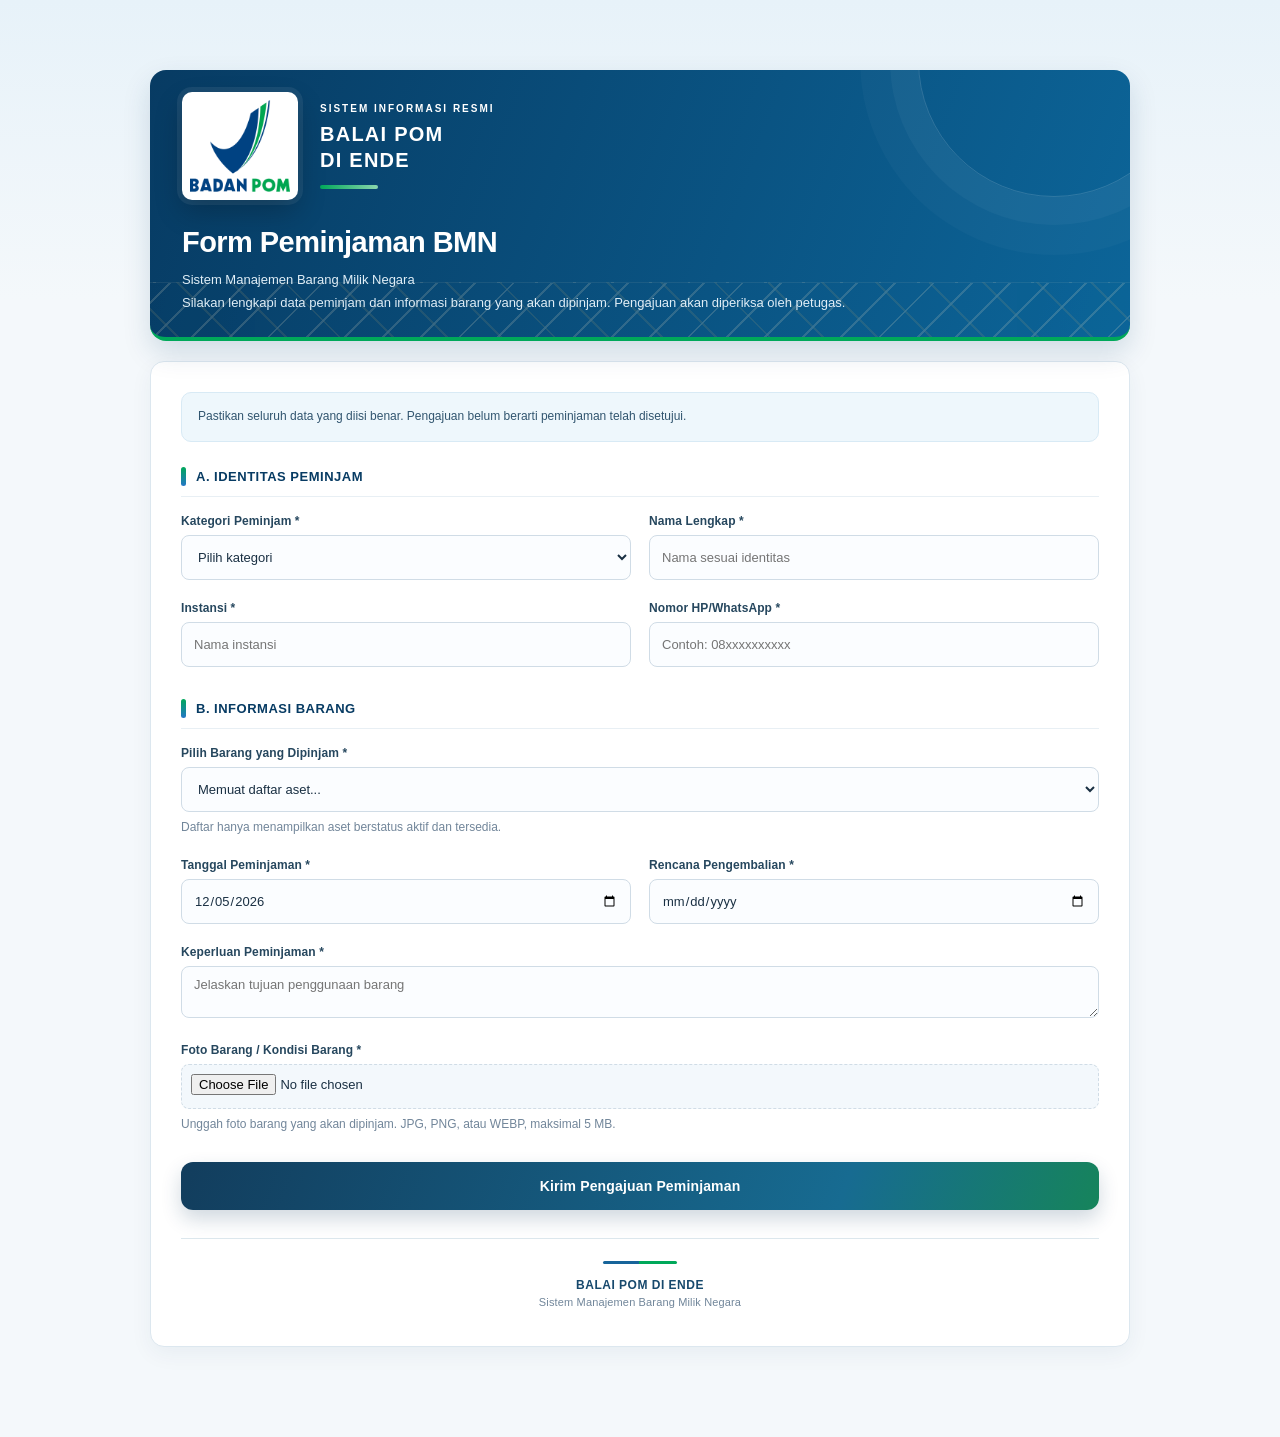
<file: pengguna.html>
<!DOCTYPE html>
<html lang="id">
<head>
  <base target="_top">
  <meta charset="UTF-8">
  <meta name="viewport" content="width=device-width, initial-scale=1">
  <link rel="icon" type="image/png" href="logo-bmn.png.png">
  <title>Sistem Manajemen BMN | Balai POM di Ende</title>
  <style>
    :root{--navy:#173b5e;--blue:#2563eb;--bg:#f3f6fa;--text:#1e293b;--muted:#64748b;--border:#dbe3ed;--green:#15803d;--red:#b91c1c}
    *{box-sizing:border-box;font-family:Arial,Helvetica,sans-serif}body{margin:0;background:var(--bg);color:var(--text);padding:28px 16px}
    .wrap{max-width:760px;margin:auto}.header{background:linear-gradient(135deg,#102d49,#25618f);color:white;padding:28px;border-radius:16px 16px 0 0}
    .logo{width:48px;height:48px;border-radius:12px;background:#fff;color:var(--navy);display:grid;place-items:center;font-weight:bold;font-size:20px;margin-bottom:16px}
    h1{font-size:25px;margin:0 0 8px}.header p{margin:0;color:#e2e8f0;line-height:1.5}.card{background:white;padding:28px;border-radius:0 0 16px 16px;box-shadow:0 10px 30px #0f172a12}
    .section-title{font-size:16px;color:var(--navy);font-weight:bold;margin:22px 0 14px;padding-bottom:9px;border-bottom:1px solid var(--border)}.section-title:first-child{margin-top:0}
    .grid{display:grid;grid-template-columns:1fr 1fr;gap:16px}.field{margin-bottom:16px}.field.full{grid-column:1/-1}label{display:block;font-weight:600;font-size:13px;margin-bottom:7px}
    input,select,textarea{width:100%;padding:12px;border:1px solid var(--border);border-radius:8px;background:#fff;color:var(--text);font-size:14px;outline:none}
    input:focus,select:focus,textarea:focus{border-color:var(--blue);box-shadow:0 0 0 3px #2563eb18}textarea{min-height:100px;resize:vertical}.hint{font-size:12px;color:var(--muted);line-height:1.5;margin-top:6px}
    .notice{padding:12px 14px;background:#eff6ff;color:#1e40af;border-radius:8px;font-size:13px;line-height:1.5;margin-bottom:18px}
    button{width:100%;border:0;background:var(--navy);color:white;font-weight:bold;padding:14px;border-radius:9px;font-size:15px;cursor:pointer;margin-top:8px}button:disabled{opacity:.6;cursor:wait}
    .message{display:none;padding:13px;border-radius:8px;margin:0 0 16px;font-size:14px;line-height:1.5}.message.error{display:block;background:#fef2f2;color:var(--red)}.message.success{display:block;background:#f0fdf4;color:var(--green)}
    .footer{text-align:center;color:var(--muted);font-size:12px;margin-top:18px}
    .header{box-shadow:0 12px 28px #102d4920}.card{border:1px solid #e8eef5}.section-title{letter-spacing:.2px}
    .popup-backdrop{position:fixed;inset:0;z-index:999;display:flex;align-items:center;justify-content:center;padding:18px;background:#0f172a99;backdrop-filter:blur(5px)}
    .popup{width:min(100%,430px);background:#fff;border-radius:18px;box-shadow:0 25px 80px #0004;overflow:hidden;animation:pop .18s ease-out}
    @keyframes pop{from{opacity:0;transform:translateY(12px) scale(.98)}to{opacity:1;transform:none}}
    .popup-top{padding:24px 24px 10px;display:flex;gap:13px;align-items:center}.popup-icon{width:44px;height:44px;border-radius:14px;display:grid;place-items:center;background:#eff6ff;color:#1d4ed8;font-size:22px;font-weight:bold;flex:none}.popup h2{font-size:18px;color:var(--navy);margin:0 0 5px}.popup p{font-size:13px;line-height:1.6;color:var(--muted);margin:0}.popup-actions{display:flex;justify-content:flex-end;gap:9px;padding:18px 24px 22px}.popup-actions button{width:auto;min-width:100px;margin:0;padding:11px 16px;border-radius:9px}.popup-actions .secondary{background:#f1f5f9;color:#475569}.popup-actions .primary{background:var(--navy);color:#fff}
    @media(max-width:600px){.popup-top{padding:20px 18px 8px}.popup-actions{padding:15px 18px 18px}}
    @media(max-width:600px){body{padding:12px}.header,.card{padding:20px}.grid{grid-template-columns:1fr}.field.full{grid-column:auto}h1{font-size:22px}}

    /* REDESAIN VISUAL FORM PENGGUNA */
    :root{--navy:#123653;--blue:#2476c7;--bg:#f2f6fa;--text:#1a3043;--muted:#718397;--border:#e1eaf2;--green:#16845b;--red:#c43d48}
    *{font-family:Inter,"Segoe UI",Arial,sans-serif}
    body{padding:42px 18px;background:radial-gradient(circle at 5% 0%,#dcecf8 0,transparent 30%),radial-gradient(circle at 100% 100%,#e5eff8 0,transparent 30%),#f3f7fb;color:var(--text)}
    .wrap{max-width:850px}
    .header{position:relative;overflow:hidden;padding:36px 38px 34px;border-radius:22px 22px 0 0;background:linear-gradient(120deg,#0d2d46 0%,#164d73 58%,#2476a3 100%);box-shadow:0 15px 35px rgba(18,54,83,.16)}
    .header:after{content:"";position:absolute;width:270px;height:270px;border:1px solid rgba(255,255,255,.13);border-radius:50%;right:-60px;top:-145px;box-shadow:0 0 0 28px rgba(255,255,255,.035),0 0 0 58px rgba(255,255,255,.025)}
    .logo{position:relative;z-index:1;width:58px;height:58px;border-radius:17px;background:rgba(255,255,255,.96);color:#16496d;box-shadow:0 8px 20px rgba(0,0,0,.12);font-size:17px;letter-spacing:.5px;margin-bottom:22px}
    h1{position:relative;z-index:1;font-size:29px;letter-spacing:-.7px;margin-bottom:10px}
    .header p{position:relative;z-index:1;max-width:620px;color:#d7e8f4;font-size:14px;line-height:1.7}
    .card{padding:32px 38px 27px;border:1px solid #e4edf4;border-top:0;border-radius:0 0 22px 22px;box-shadow:0 18px 45px rgba(22,54,80,.08)}
    .notice{display:flex;gap:11px;align-items:flex-start;padding:14px 16px;background:#eef7ff;color:#285b80;border:1px solid #dceefb;border-radius:12px;font-size:12px;line-height:1.65;margin-bottom:25px}
    .section-title{display:flex;align-items:center;gap:10px;font-size:13px;color:#17496d;font-weight:800;letter-spacing:.5px;text-transform:uppercase;margin:28px 0 17px;padding-bottom:12px;border-bottom:1px solid #e9eff4}
    .section-title:before{content:"";width:5px;height:19px;border-radius:8px;background:linear-gradient(#3b9bd4,#1b5c86)}
    .section-title:first-child{margin-top:0}
    .grid{gap:17px 18px}
    .field{margin-bottom:4px}
    label{font-size:12px;color:#3a5267;font-weight:700;letter-spacing:.1px}
    input,select,textarea{padding:13px 14px;border:1px solid #dce6ef;border-radius:10px;background:#fbfdff;font-size:13px;transition:border-color .2s,box-shadow .2s,background .2s}
    input:focus,select:focus,textarea:focus{background:#fff;border-color:#4a9bd4;box-shadow:0 0 0 4px rgba(36,118,199,.10)}
    textarea{min-height:112px}
    .hint{font-size:11px;color:#8091a1;line-height:1.6}
    button{margin-top:24px;padding:15px 18px;border-radius:11px;background:linear-gradient(110deg,#123d5d,#1d6a99);box-shadow:0 8px 18px rgba(18,61,93,.18);font-size:14px;letter-spacing:.15px;transition:transform .2s,box-shadow .2s}
    button:hover:not(:disabled){transform:translateY(-2px);box-shadow:0 12px 22px rgba(18,61,93,.22)}
    button:disabled{opacity:.65}
    .message{padding:14px 16px;border-radius:11px;font-size:13px;margin-bottom:17px}
    .message.error{border:1px solid #f5d3d5}.message.success{border:1px solid #ccebdc}
    .footer{padding-top:22px;margin-top:25px;border-top:1px solid #edf1f5;font-size:11px;letter-spacing:.15px}
    .popup-backdrop{background:rgba(8,29,46,.66)}
    .popup{border:1px solid rgba(255,255,255,.6);border-radius:20px}
    .popup-icon{border-radius:15px}
    .popup-actions button{margin:0;box-shadow:none}
    @media(max-width:650px){body{padding:14px 10px}.header{padding:27px 22px 25px;border-radius:17px 17px 0 0}.logo{width:51px;height:51px;margin-bottom:18px}h1{font-size:23px}.header p{font-size:12px}.card{padding:23px 19px 22px;border-radius:0 0 17px 17px}.grid{grid-template-columns:1fr;gap:13px}.field.full{grid-column:auto}.section-title{margin-top:24px}.notice{font-size:11px;padding:12px}.popup-actions{gap:8px}.popup-actions button{flex:1;min-width:0}}


    /* IDENTITAS RESMI BALAI POM DI ENDE */
    .agency-brand{position:relative;z-index:2;display:flex;align-items:center;gap:20px;margin-bottom:24px}
    .agency-logo-frame{width:112px;height:104px;flex:none;padding:8px 12px;border-radius:17px;background:rgba(255,255,255,.97);box-shadow:0 10px 24px rgba(0,0,0,.16);display:flex;align-items:center;justify-content:center}
    .agency-logo-frame img{width:100%;height:100%;object-fit:contain}
    .agency-copy{display:flex;flex-direction:column;gap:6px}
    .agency-kicker{font-size:10px;font-weight:800;letter-spacing:1.8px;color:#a9d7ef;text-transform:uppercase}
    .agency-name{font-size:18px;font-weight:800;letter-spacing:1px;color:#fff;text-transform:uppercase;line-height:1.35}
    .agency-divider{width:48px;height:3px;border-radius:5px;background:#00a85a;margin-top:3px}
    .header h1{font-size:27px;margin-top:5px}
    .footer strong{display:block;color:#17496d;font-size:12px;letter-spacing:.5px;margin-bottom:4px}
    @media(max-width:650px){.agency-brand{gap:13px;margin-bottom:20px}.agency-logo-frame{width:82px;height:78px;padding:7px 9px;border-radius:13px}.agency-kicker{font-size:8px;letter-spacing:1.2px}.agency-name{font-size:13px}.header h1{font-size:21px}}

  

    /* IDENTITAS VISUAL BPOM x FLORES — penyelarasan dengan halaman admin */
    :root{
      --navy:#0d2d46;--blue:#17649a;--bg:#f3f7fa;--green:#00a85a;
      --flores-gold:#d6b36a;--flores-cream:#f4e7c8;
    }
    body{
      background:
        radial-gradient(ellipse at 8% 8%,rgba(28,105,151,.12),transparent 28%),
        radial-gradient(ellipse at 95% 90%,rgba(0,168,90,.09),transparent 26%),
        #f3f7fa;
    }
    .wrap{max-width:900px;position:relative}
    .header{
      isolation:isolate;
      background:linear-gradient(125deg,#0b263d 0%,#123f60 54%,#176b8e 100%);
      border-radius:24px 24px 0 0;
      padding:36px 42px 35px;
      border-bottom:4px solid #00a85a;
      box-shadow:0 18px 42px rgba(12,43,66,.20);
    }
    .header:before{
      content:"";position:absolute;z-index:-1;left:0;right:0;bottom:0;height:54px;opacity:.22;
      background:
        repeating-linear-gradient(135deg,transparent 0 13px,rgba(244,231,200,.75) 13px 15px,transparent 15px 27px),
        repeating-linear-gradient(45deg,transparent 0 19px,rgba(214,179,106,.55) 19px 21px,transparent 21px 38px);
      border-top:1px solid rgba(244,231,200,.35);
      pointer-events:none;
    }
    .header:after{border-color:rgba(255,255,255,.15);box-shadow:0 0 0 28px rgba(255,255,255,.035),0 0 0 58px rgba(255,255,255,.022)}
    .agency-brand{gap:22px;margin-bottom:26px;align-items:center}
    .agency-logo-frame{
      width:116px;height:108px;padding:9px 12px;border-radius:18px;
      border:1px solid rgba(255,255,255,.72);
      box-shadow:0 12px 28px rgba(0,0,0,.22),0 0 0 5px rgba(255,255,255,.07);
    }
    .agency-copy{gap:7px}
    .agency-kicker{color:#b8d8e9;font-size:10px;letter-spacing:2px}
    .agency-name{font-size:20px;letter-spacing:1.25px;line-height:1.3}
    .agency-divider{width:58px;height:4px;background:linear-gradient(90deg,#00a85a,#8bd6ae);margin-top:5px}
    .header h1{font-size:29px;letter-spacing:-.55px;margin:0 0 9px;color:#fff}
    .header p{max-width:680px;color:#dceaf3;font-size:13px;line-height:1.8}
    .card{
      padding:34px 42px 30px;background:rgba(255,255,255,.98);
      border:1px solid #e1eaf0;border-top:0;border-radius:0 0 24px 24px;
      box-shadow:0 22px 55px rgba(21,55,78,.10);
    }
    .notice{background:linear-gradient(100deg,#edf6fb,#f0f8f3);border:1px solid #dcebe8;color:#285a70;border-left:4px solid #00a85a}
    .section-title{color:#17496d}
    .section-title:before{background:linear-gradient(180deg,#00a85a,#2476c7)}
    button{background:linear-gradient(110deg,#123d5d 0%,#176b91 72%,#16845b 100%);box-shadow:0 9px 20px rgba(18,61,93,.20)}
    button:hover:not(:disabled){box-shadow:0 13px 25px rgba(18,61,93,.25)}
    .footer{position:relative;margin-top:28px;padding:22px 10px 8px;border-top:1px solid #dce7ed;color:#7b8d9a}
    .footer:before{content:"";display:block;width:74px;height:3px;border-radius:4px;margin:0 auto 14px;background:linear-gradient(90deg,#17649a 0 48%,#00a85a 48% 100%)}
    .popup{border-top:4px solid #00a85a}
    @media(max-width:650px){
      body{padding:16px 10px;background:#f3f7fa}
      .header{padding:25px 21px 28px;border-radius:18px 18px 0 0}
      .agency-brand{gap:14px;margin-bottom:21px}
      .agency-logo-frame{width:78px;height:76px;padding:6px 8px;border-radius:13px}
      .agency-kicker{font-size:8px;letter-spacing:1.1px}
      .agency-name{font-size:13px;letter-spacing:.8px}
      .agency-divider{width:40px;height:3px}
      .header h1{font-size:22px;line-height:1.25}
      .header p{font-size:11px;line-height:1.65}
      .card{padding:23px 19px 23px;border-radius:0 0 18px 18px}
      .header:before{height:36px}
    }

    html.embed-mode body{padding:0;background:#f3f7fa}
    html.embed-mode .wrap{max-width:none}
    html.embed-mode .header{display:none}
    html.embed-mode .card{padding:24px 28px;border-radius:14px;border-top:1px solid #e1eaf0;box-shadow:none}
    html.embed-mode .footer{display:none}
    @media(max-width:650px){html.embed-mode .card{padding:20px 15px}}

  
.asset-combobox{position:relative;width:100%;min-width:0}
.asset-combobox-input{width:100%;padding:12px 14px;border:1px solid var(--border,#cbd9e5);border-radius:9px;background:#fff;color:inherit;font:inherit;font-size:14px;box-sizing:border-box}
.asset-combobox-input:focus{outline:none;border-color:#2476c7;box-shadow:0 0 0 3px rgba(36,118,199,.12)}
.asset-combobox-menu{display:none;position:absolute;left:0;right:0;top:calc(100% + 4px);max-height:230px;overflow-y:auto;background:#fff;border:1px solid #cbd9e5;border-radius:9px;box-shadow:0 10px 24px rgba(15,35,55,.16);z-index:1000}
.asset-combobox-option{display:block;width:100%;margin:0;padding:11px 13px;text-align:left;border:0;border-radius:0;background:#fff;color:#1e293b;font:inherit;font-size:13px;cursor:pointer}
.asset-combobox-option:hover,.asset-combobox-option:focus{background:#eef6fc;outline:none}
.asset-combobox-empty{padding:12px;color:#64748b;font-size:13px}
  </style>
<script>if(new URLSearchParams(location.search).get("embed")==="1")document.documentElement.classList.add("embed-mode");</script>
  <link rel="stylesheet" href="./mobile-polish.css">
<style>

/* ===== REDESAIN CANVA BMN: formulir peminjaman ===== */
:root{--bmn-navy:#073b63;--bmn-blue:#0878c9;--bmn-green:#159b68;--bmn-line:#dce7ef;--bmn-text:#17354b}
body{background:linear-gradient(180deg,#e7f2f9 0,#f4f8fb 300px,#f4f8fb 100%)!important;color:var(--bmn-text)!important;font-family:Inter,"Segoe UI",Arial,sans-serif!important}
.wrap{max-width:980px!important;width:calc(100% - 32px)!important;margin:28px auto 48px!important}
.header{background:linear-gradient(110deg,#073b63,#0c6599)!important;border-radius:16px!important;padding:22px clamp(18px,3vw,32px)!important;box-shadow:0 12px 28px rgba(7,59,99,.15)!important;color:#fff!important}
.agency-brand{align-items:center!important}.agency-logo-frame{background:#fff!important;border-radius:10px!important;padding:7px!important}.agency-copy,.agency-name,.agency-kicker{color:#fff!important}
.header h1,.header h2{color:#fff!important;font-weight:850!important}.header p{color:#e0eef7!important}
.card{margin-top:20px!important;border:1px solid var(--bmn-line)!important;border-radius:14px!important;background:#fff!important;box-shadow:0 7px 22px rgba(15,58,86,.055)!important;padding:clamp(18px,3vw,30px)!important}
.section-title{color:var(--bmn-navy)!important;font-weight:850!important;border-bottom:1px solid #e8eff4!important;padding-bottom:10px!important}
.field label{color:#26475e!important;font-weight:750!important}.field input,.field select,.field textarea{min-height:45px!important;border:1px solid #d0dce6!important;border-radius:8px!important;background:#fbfdff!important;padding:10px 12px!important}
.field input[type=file]{padding:9px!important;background:#f3f8fc!important;border-style:dashed!important}
.field input:focus,.field select:focus,.field textarea:focus{outline:0!important;border-color:#0878c9!important;box-shadow:0 0 0 3px rgba(8,120,201,.12)!important}
.notice{background:#eef7fc!important;border:1px solid #d8eaf5!important;border-radius:10px!important;color:#31556f!important}
.hint{color:#72869a!important;font-size:12px!important}
.primary{background:linear-gradient(100deg,#0878c9,#075b9b)!important;border-radius:9px!important;font-weight:800!important;box-shadow:0 6px 14px rgba(8,120,201,.18)!important}
.secondary{border-radius:9px!important;background:#edf4f8!important;color:#17496b!important}
.footer{color:#71869a!important}
@media(max-width:700px){.wrap{width:calc(100% - 20px)!important;margin:12px auto 28px!important}.header{padding:18px!important}}

</style>
</head>
<body>
  <main class="wrap">
    <header class="header">
      <div class="agency-brand">
        <div class="agency-logo-frame"><img src="[data-uri]" alt="Logo Badan POM"></div>
        <div class="agency-copy">
          <span class="agency-kicker">Sistem Informasi Resmi</span>
          <span class="agency-name">Balai POM<br>di Ende</span>
          <span class="agency-divider"></span>
        </div>
      </div>
      <h1>Form Peminjaman BMN</h1>
      <p>Sistem Manajemen Barang Milik Negara<br>Silakan lengkapi data peminjam dan informasi barang yang akan dipinjam. Pengajuan akan diperiksa oleh petugas.</p>
    </header>
    <section class="card">
      <div id="message" class="message" role="status"></div>
      <div class="notice">Pastikan seluruh data yang diisi benar. Pengajuan belum berarti peminjaman telah disetujui.</div>
      <form id="loanForm">
        <div class="section-title">A. Identitas Peminjam</div>
        <div class="grid">
          <div class="field"><label for="kategori">Kategori Peminjam *</label><select id="kategori" required><option value="">Pilih kategori</option><option value="Pegawai Internal">Pegawai Internal</option><option value="Pegawai Eksternal">Pegawai Eksternal</option></select></div>
          <div class="field"><label for="nama">Nama Lengkap *</label><input id="nama" required maxlength="150" placeholder="Nama sesuai identitas"></div>
                    <div class="field"><label for="instansi">Instansi *</label><input id="instansi" required maxlength="150" placeholder="Nama instansi"></div>
          <div class="field"><label for="noHp">Nomor HP/WhatsApp *</label><input id="noHp" required inputmode="tel" maxlength="25" placeholder="Contoh: 08xxxxxxxxxx"></div>
        </div>
        <div class="section-title">B. Informasi Barang</div>
        <div class="grid">
          <div class="field full"><label for="aset">Pilih Barang yang Dipinjam *</label><select id="aset" required><option value="">Memuat daftar aset...</option></select><div class="hint">Daftar hanya menampilkan aset berstatus aktif dan tersedia.</div></div>
          <div class="field"><label for="tanggalPinjam">Tanggal Peminjaman *</label><input type="date" id="tanggalPinjam" required></div>
          <div class="field"><label for="rencanaKembali">Rencana Pengembalian *</label><input type="date" id="rencanaKembali" required></div>
          <div class="field full"><label for="keperluan">Keperluan Peminjaman *</label><textarea id="keperluan" required maxlength="1000" placeholder="Jelaskan tujuan penggunaan barang"></textarea></div><div class="field full"><label for="fotoPeminjaman">Foto Barang / Kondisi Barang *</label><input id="fotoPeminjaman" type="file" accept="image/jpeg,image/png,image/webp" capture="environment" required><div class="hint">Unggah foto barang yang akan dipinjam. JPG, PNG, atau WEBP, maksimal 5 MB.</div></div>
        </div>
        <button type="submit" id="submitButton">Kirim Pengajuan Peminjaman</button>
      </form>
      <div class="footer"><strong>BALAI POM DI ENDE</strong>Sistem Manajemen Barang Milik Negara</div>
    </section>
  </main>
<div id="popupLayer" class="popup-backdrop" style="display:none" role="dialog" aria-modal="true"><div class="popup"><div class="popup-top"><div class="popup-icon" id="popupIcon">?</div><div><h2 id="popupTitle">Konfirmasi</h2><p id="popupText"></p></div></div><div class="popup-actions"><button type="button" class="secondary" id="popupCancel">Batal</button><button type="button" class="primary" id="popupOk">Lanjutkan</button></div></div></div>
<script>
/* Jembatan API BMN untuk frontend GitHub Pages. */
(function () {
  "use strict";
  const API_URL = "https://script.google.com/macros/s/AKfycbxByexTJ4g5MB5chpm9CAnR4YJeq72tDIpvdIX6oGBteKEWTkvdL525Te9yYtz_FTzV/exec";
  const pending = Object.create(null);
  let sequence = 0;

  function bersihkan(id) {
    const item = pending[id];
    if (!item) return;
    clearTimeout(item.timer);
    if (item.frame && item.frame.parentNode) item.frame.parentNode.removeChild(item.frame);
    delete pending[id];
  }

  window.addEventListener("message", function (event) {
    const message = event.data;
    if (!message || message.__bmnApiResponse !== true || typeof message.id !== "string") return;
    const item = pending[message.id];
    if (!item) return;
    // Apps Script dapat membungkus HtmlOutput dalam iframe googleusercontent.
    // Karena itu event.source tidak selalu sama dengan iframe luar yang kita buat.
    // ID acak per permintaan dipakai untuk mencocokkan respons.
    bersihkan(message.id);
    if (message.ok) {
      if (typeof item.success === "function") item.success(message.result);
    } else {
      const error = new Error(message.error || "Permintaan ke server BMN gagal.");
      if (typeof item.failure === "function") item.failure(error);
      else console.error(error);
    }
  });

  function send(method, args, success, failure) {
    const id = "bmn_" + Date.now() + "_" + (++sequence) + "_" + Math.random().toString(36).slice(2);
    const frame = document.createElement("iframe");
    frame.name = "bmn_api_frame_" + id;
    frame.setAttribute("aria-hidden", "true");
    frame.style.cssText = "position:absolute;width:0;height:0;border:0;left:-9999px;top:-9999px";
    pending[id] = {
      success: success,
      failure: failure,
      frame: frame,
      timer: setTimeout(function () {
        const item = pending[id];
        if (!item) return;
        bersihkan(id);
        const error = new Error("Server belum memberikan jawaban. Periksa koneksi dan pengaturan akses Web App Apps Script.");
        if (typeof item.failure === "function") item.failure(error);
      }, 45000)
    };
    document.body.appendChild(frame);

    const form = document.createElement("form");
    form.method = "POST";
    form.action = API_URL;
    form.target = frame.name;
    form.acceptCharset = "UTF-8";
    form.style.display = "none";
    const input = document.createElement("textarea");
    input.name = "bmnApi";
    input.value = JSON.stringify({ id: id, method: method, args: args });
    form.appendChild(input);
    document.body.appendChild(form);
    form.submit();
    // Pertahankan form sebentar agar browser sempat memulai POST ke iframe.
    window.setTimeout(function(){ if(form.parentNode) form.parentNode.removeChild(form); }, 1500);
  }

  function makeRunner(success, failure) {
    return new Proxy({}, {
      get: function (_target, property) {
        if (property === "withSuccessHandler") return function (callback) { return makeRunner(callback, failure); };
        if (property === "withFailureHandler") return function (callback) { return makeRunner(success, callback); };
        if (property === "withUserObject") return function () { return makeRunner(success, failure); };
        if (typeof property !== "string" || property === "then") return undefined;
        return function () { send(property, Array.prototype.slice.call(arguments), success, failure); };
      }
    });
  }

  window.google = window.google || {};
  window.google.script = window.google.script || {};
  window.google.script.run = makeRunner(null, null);
})();
</script>
<script>
  const $ = id => document.getElementById(id);
  function popup(title,text,okText,showCancel,icon){return new Promise(resolve=>{const layer=$('popupLayer');$('popupTitle').textContent=title;$('popupText').textContent=text;$('popupOk').textContent=okText||'Mengerti';$('popupCancel').style.display=showCancel?'block':'none';$('popupIcon').textContent=icon||'✓';layer.style.display='flex';const done=v=>{layer.style.display='none';$('popupOk').onclick=null;$('popupCancel').onclick=null;resolve(v);};$('popupOk').onclick=()=>done(true);$('popupCancel').onclick=()=>done(false);});}
  function tanggalLokal(){const d=new Date();return d.getFullYear()+'-'+String(d.getMonth()+1).padStart(2,'0')+'-'+String(d.getDate()).padStart(2,'0');}
  $('tanggalPinjam').value=tanggalLokal();$('rencanaKembali').min=tanggalLokal();
  function showMessage(text, type){const box=$('message');box.textContent=text;box.className='message '+type;box.scrollIntoView({behavior:'smooth',block:'center'});}
  $('kategori').addEventListener('change',function(){
    const eksternal=this.value==='Pegawai Eksternal';
    $('nikField').style.display=eksternal?'block':'none';
    $('nik').required=eksternal;
    $('nik').value='';
    $('nip').value='';
    $('nipHint').textContent=eksternal?'Isi NIP secara manual. Jika bukan ASN, silakan isi dengan angka 0.':'Wajib diisi oleh pegawai internal.';
    $('nip').placeholder=eksternal?'Isi NIP; bukan ASN isi 0':'Masukkan NIP';
  });
  function setupAssetSearch(select){
   if(!select)return;
   let wrap=select._assetComboWrap;
   if(!wrap){
    wrap=document.createElement("div");wrap.className="asset-combobox";
    const input=document.createElement("input");input.type="text";input.className="asset-combobox-input";input.placeholder=select.options[0]?.textContent||"Pilih aset";input.autocomplete="off";input.setAttribute("role","combobox");input.setAttribute("aria-autocomplete","list");input.setAttribute("aria-expanded","false");input.required=select.required;select.required=false;input.setCustomValidity(select.value?"":"Pilih aset dari daftar.");
    const menu=document.createElement("div");menu.className="asset-combobox-menu";menu.setAttribute("role","listbox");
    select.parentNode.insertBefore(wrap,select);wrap.append(input,menu,select);select.style.display="none";select._assetComboWrap=wrap;
    const close=()=>{menu.style.display="none";input.setAttribute("aria-expanded","false");};
    const render=(query="")=>{menu.innerHTML="";const q=query.trim().toLocaleLowerCase("id");let count=0;
     [...select.options].forEach((option,index)=>{if(index===0||!option.value)return;if(q&&!option.textContent.toLocaleLowerCase("id").includes(q))return;
      const item=document.createElement("button");item.type="button";item.className="asset-combobox-option";item.textContent=option.textContent;item.setAttribute("role","option");
      item.addEventListener("click",()=>{select.value=option.value;select.dispatchEvent(new Event("change",{bubbles:true}));input.value=option.textContent;input.setCustomValidity("");close();});menu.appendChild(item);count++;
     });
     if(!count){const empty=document.createElement("div");empty.className="asset-combobox-empty";empty.textContent="Aset tidak ditemukan";menu.appendChild(empty);}
    };
    const open=()=>{render(input.value);menu.style.display="block";input.setAttribute("aria-expanded","true");};
    input.addEventListener("focus",()=>{input.value="";open();});
    input.addEventListener("click",open);
    input.addEventListener("input",()=>{if(select.value){select.value="";select.dispatchEvent(new Event("change",{bubbles:true}));}input.setCustomValidity(select.value?"":"Pilih aset dari daftar.");open();});
    input.addEventListener("keydown",e=>{if(e.key==="Escape"){close();input.blur();}else if(e.key==="ArrowDown"){open();menu.querySelector("button")?.focus();}});
    wrap.addEventListener("focusout",()=>setTimeout(()=>{if(!wrap.contains(document.activeElement)){close();const chosen=select.options[select.selectedIndex];input.value=chosen&&chosen.value?chosen.textContent:"";input.setCustomValidity(select.value?"":"Pilih aset dari daftar.");}},120));
  select.form?.addEventListener("reset",()=>setTimeout(()=>{input.value="";input.setCustomValidity(select.value?"":"Pilih aset dari daftar.");close();},0));
    select.addEventListener("change",()=>{const chosen=select.options[select.selectedIndex];if(chosen&&chosen.value)input.value=chosen.textContent;});
   }
   const chosen=select.options[select.selectedIndex];if(chosen&&chosen.value)wrap.querySelector("input").value=chosen.textContent;
  }
  function loadAssets(){
    google.script.run.withSuccessHandler(function(items){
      const select=$('aset');select.innerHTML='<option value="">Pilih barang</option>';
      (items||[]).forEach(function(a){const op=document.createElement('option');op.value=a.id;op.textContent=a.label||[a.nup,a.nama,a.merk,a.tipeModel].filter(Boolean).join(' / ')||a.nama||'Aset tanpa nama';select.appendChild(op);});
      if(!items||!items.length){select.innerHTML='<option value="">Belum ada aset tersedia</option>';}
      setupAssetSearch(select);
    }).withFailureHandler(function(err){$('aset').innerHTML='<option value="">Gagal memuat aset</option>';showMessage(err.message||String(err),'error');}).ambilAsetTersediaPublik();
  }
  $('tanggalPinjam').addEventListener('change',function(){$('rencanaKembali').min=this.value;if($('rencanaKembali').value&&$('rencanaKembali').value<this.value)$('rencanaKembali').value=this.value;});
  $('loanForm').addEventListener('submit',async function(e){e.preventDefault();const fotoFile=$('fotoPeminjaman').files[0];if(!fotoFile){showMessage('Foto barang wajib diunggah.','error');return;}if(fotoFile.size>5*1024*1024){showMessage('Ukuran foto maksimal 5 MB.','error');return;}const fotoBase64=await new Promise((resolve,reject)=>{const reader=new FileReader();reader.onload=()=>resolve(String(reader.result).split(',')[1]);reader.onerror=()=>reject(new Error('Foto tidak dapat dibaca.'));reader.readAsDataURL(fotoFile);});const data={kategori:$('kategori').value,nama:$('nama').value.trim(),nip:$('nip').value.trim(),nik:$('nik').value.trim(),jabatan:$('jabatan').value.trim(),instansi:$('instansi').value.trim(),noHp:$('noHp').value.trim(),idAset:$('aset').value,keperluan:$('keperluan').value.trim(),tanggalPinjam:$('tanggalPinjam').value,rencanaKembali:$('rencanaKembali').value,foto:{mimeType:fotoFile.type,base64:fotoBase64}};
    if(data.kategori==='Pegawai Eksternal'&&!/^\d{16}$/.test(data.nik)){showMessage('NIK harus terdiri dari 16 digit.','error');return;}
    if(data.tanggalPinjam<tanggalLokal()){showMessage('Tanggal peminjaman tidak boleh sebelum tanggal pada perangkat saat ini.','error');return;}
    if(data.rencanaKembali<data.tanggalPinjam){showMessage('Rencana pengembalian tidak boleh sebelum tanggal peminjaman.','error');return;}
    popup('Kirim pengajuan peminjaman','Pastikan data peminjam dan barang sudah benar. Pengajuan akan dikirim kepada admin untuk diperiksa.','Kirim pengajuan',true,'?').then(function(ok){if(!ok)return;
      const btn=$('submitButton');btn.disabled=true;btn.textContent='Mengirim pengajuan...';
      google.script.run.withSuccessHandler(function(result){btn.disabled=false;btn.textContent='Kirim Pengajuan Peminjaman';if(result&&result.berhasil){$('loanForm').reset();$('tanggalPinjam').value=tanggalLokal();$('rencanaKembali').min=tanggalLokal();$('nikField').style.display='none';$('nik').required=false;loadAssets();popup('Pengajuan berhasil dikirim',(result.pesan||'Pengajuan berhasil disimpan.')+' Nomor pengajuan: '+result.id,'Selesai',false,'✓');}else{popup('Pengajuan belum berhasil','Silakan periksa kembali data dan coba lagi.','Mengerti',false,'!');}}).withFailureHandler(function(err){btn.disabled=false;btn.textContent='Kirim Pengajuan Peminjaman';popup('Terjadi kesalahan',err.message||String(err),'Mengerti',false,'!');}).ajukanPeminjamanPublik(data);
    });
  });
  loadAssets();
</script>
</body>
</html>
</file>
<file: mobile-polish.css>
/* Portal BMN — penyempurnaan tampilan responsif dan mobile
   Lapisan visual saja: tidak mengubah alur formulir, data, atau autentikasi. */
:root {
  color-scheme: light;
  --bmn-ink: #17354b;
  --bmn-muted: #718397;
  --bmn-line: #e1eaf0;
  --bmn-paper: #ffffff;
  --bmn-bg: #f3f7fa;
  --bmn-navy: #10334f;
  --bmn-blue: #176b91;
  --bmn-green: #16845b;
}
html { -webkit-text-size-adjust: 100%; }
body { color: var(--bmn-ink); }
button, a, input, select, textarea { -webkit-tap-highlight-color: transparent; }
button, .tab, .doc, .menu-item { touch-action: manipulation; }

/* ADMIN: dashboard lebih bersih, kontras, dan mudah dipakai */
#appPage { background: #f3f7fa; }
.sidebar {
  background: linear-gradient(180deg, #10334f 0%, #0b263d 100%);
  box-shadow: 8px 0 30px rgba(13, 45, 70, .08);
}
.sidebar .brand { padding-bottom: 22px; }
.sidebar .menu-item {
  min-height: 44px;
  border: 1px solid transparent;
  border-radius: 11px;
  transition: background .18s ease, border-color .18s ease, transform .18s ease;
}
.sidebar .menu-item:hover { transform: translateX(2px); background: rgba(255,255,255,.10); }
.sidebar .menu-item.active {
  background: linear-gradient(100deg, rgba(45,130,170,.42), rgba(22,132,91,.22));
  border-color: rgba(190,225,235,.18);
  box-shadow: inset 3px 0 #54c18a;
}
.topbar {
  position: sticky;
  top: 0;
  z-index: 15;
  box-shadow: 0 4px 18px rgba(16,45,73,.045);
}
.content { max-width: 1600px; margin: 0 auto; }
.page-heading h1 { letter-spacing: -.45px; }
.stat-card, .panel, .table-wrap {
  border-color: #e3ebf1;
  border-radius: 15px;
  box-shadow: 0 7px 22px rgba(16,45,73,.045);
}
.stat-card { transition: transform .18s ease, box-shadow .18s ease; }
.stat-card:hover { transform: translateY(-2px); box-shadow: 0 12px 26px rgba(16,45,73,.08); }
.stat-card .stat-value { letter-spacing: -.7px; }
.panel { padding: 22px; }
.filter-bar input, .filter-bar select, .field input, .field select, .field textarea {
  min-height: 43px;
  border-radius: 10px;
}
.btn { min-height: 38px; }
.table-wrap { overflow: hidden; }
.table-scroll { max-width: 100%; -webkit-overflow-scrolling: touch; }
th { letter-spacing: .15px; }
tbody tr { transition: background .15s ease; }
tbody tr:hover { background: #f1f7fa; }
.modal-card { border: 1px solid #e2eaf0; }

/* FORM PENGELOLAAN DAN FORM PENGGUNA */
body:has(.agency-brand) { background: radial-gradient(ellipse at 8% 4%, rgba(28,105,151,.10), transparent 30%), #f3f7fa; }
.wrap { width: min(100% - 32px, 900px); }
body:has(.doc) .wrap { width: min(100% - 32px, 1120px); }
.top { padding: 4px 2px 15px; }
.top a, .back {
  display: inline-flex;
  align-items: center;
  gap: 7px;
  min-height: 38px;
  text-decoration: none;
  transition: color .18s ease, transform .18s ease;
}
.top a:hover, .back:hover { color: #16845b; transform: translateX(-2px); }
.hero, .header {
  box-shadow: 0 17px 40px rgba(12,43,66,.14);
}
.card {
  box-shadow: 0 20px 48px rgba(21,55,78,.075);
}
.tab, .submit, button {
  -webkit-appearance: none;
}
.tab:focus-visible, button:focus-visible, a:focus-visible {
  outline: 3px solid rgba(36,118,199,.35);
  outline-offset: 3px;
}
input, select, textarea { max-width: 100%; }
input[type="file"] { min-height: 44px; }
.submit, button[type="submit"] {
  min-height: 48px;
  border-radius: 12px;
}
.hint { overflow-wrap: anywhere; }

/* DOKUMEN BMN */
body:has(.doc) { background: radial-gradient(ellipse at 8% 4%, rgba(28,105,151,.10), transparent 30%), #f3f7fa; }
.doc {
  min-width: 0;
  border-color: #e2eaf0;
  box-shadow: 0 9px 24px rgba(23,59,94,.06);
}
.doc strong { overflow-wrap: anywhere; }
.doc:focus-visible { outline-color: #2476c7; }
.note { box-shadow: 0 5px 16px rgba(23,59,94,.035); }

@media (max-width: 700px) {
  .sidebar { z-index: 1000; }
  .topbar { min-height: 64px; }
  .topbar h2 { line-height: 1.25; }
  .admin-info { max-width: 46vw; min-width: 0; }
  .admin-info > span { overflow: hidden; text-overflow: ellipsis; white-space: nowrap; }
  .content { padding: 18px 12px 30px; }
  .page-heading { align-items: flex-start; }
  .stats-grid { gap: 10px; }
  .stat-card { min-width: 0; }
  .stat-card .stat-title { overflow-wrap: anywhere; }
  .panel { padding: 16px 13px; }
  .filter-bar { grid-template-columns: minmax(0,1fr); }
  .table-wrap { border-radius: 12px; }
  .table-scroll { overflow-x: auto; }
  .modal { align-items: flex-end; }
  .modal-card { width: 100%; max-height: 92dvh; overflow-y: auto; }
  .modal-footer { position: sticky; bottom: 0; background: #fff; }
  body:has(.agency-brand) .wrap { width: calc(100% - 24px); }
  body:has(.doc) .wrap { width: calc(100% - 24px); }
  .tabs { position: relative; }
  .tab { min-height: 48px; border-radius: 11px; }
  .doc { min-height: 150px; }
}
@media (max-width: 420px) {
  .admin-info { font-size: 10px; }
  .admin-info .avatar { flex: 0 0 30px; }
  .stats-grid { grid-template-columns: repeat(2, minmax(0,1fr)); }
  .stat-card { padding: 13px 11px; }
  .stat-card .stat-value { font-size: 23px; }
  .page-heading h1 { font-size: 20px; }
  body:has(.agency-brand) .wrap { width: calc(100% - 20px); }
  body:has(.doc) .wrap { width: calc(100% - 20px); }
  .doc { min-height: 138px; padding: 12px 9px; }
  .folder-icon, .folder-icon svg { width: 78px; height: 66px; }
}
@media (prefers-reduced-motion: reduce) {
  *, *::before, *::after { scroll-behavior: auto !important; animation-duration: .01ms !important; transition-duration: .01ms !important; }
}
</file>
